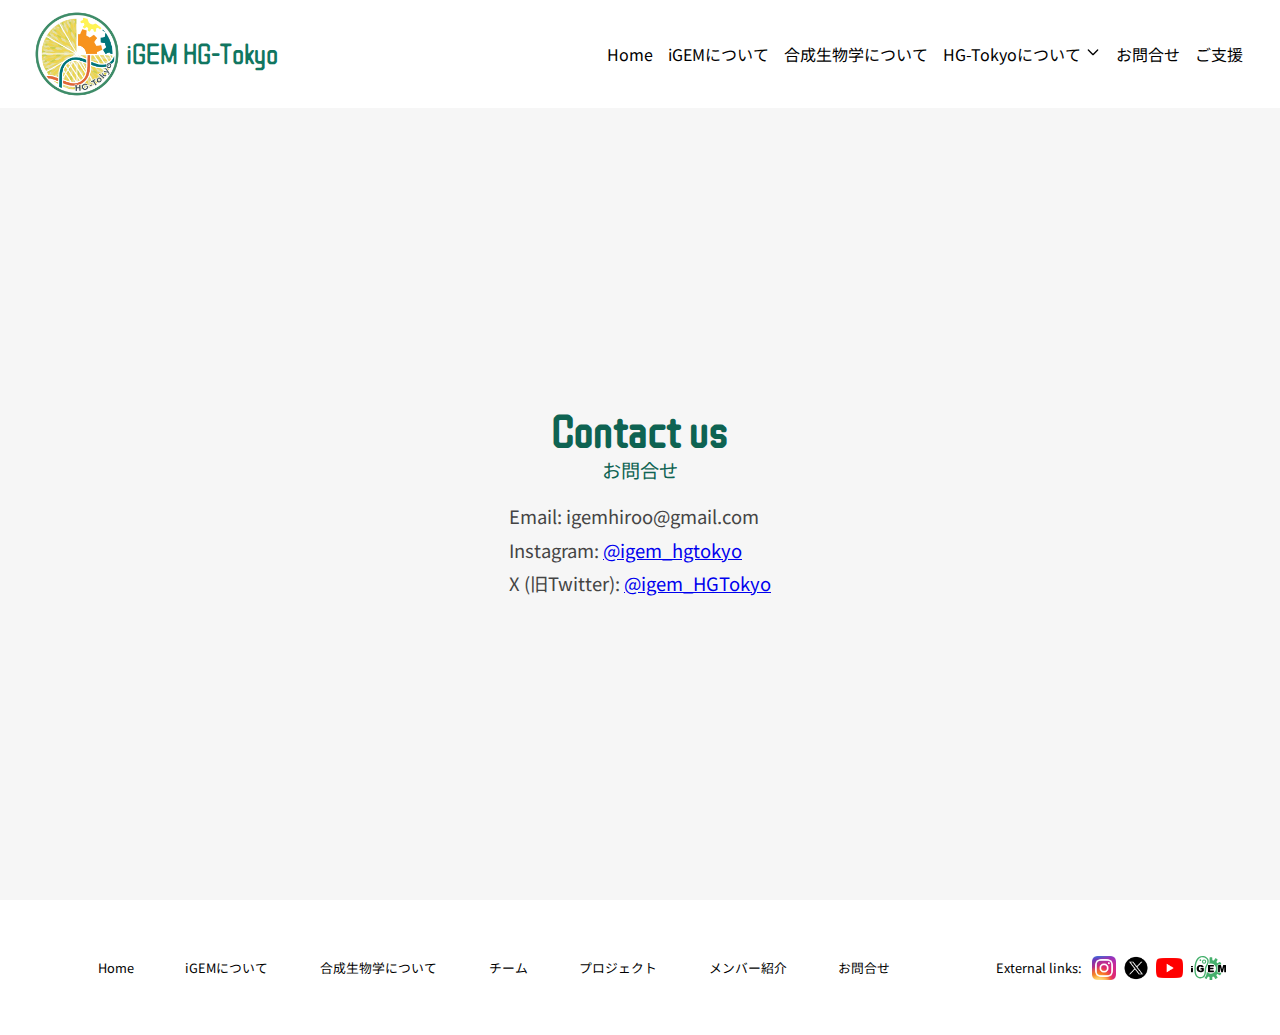
<file: contact.html>
<!DOCTYPE html>
<html lang="en">
<head>
    <meta charset="UTF-8">
    <meta http-equiv="X-UA-Compatible" content="IE=edge">
    <meta name="viewport" content="width=device-width, initial-scale=1.0">
    <title>Contact - iGEM HG-Tokyo</title>
    <link rel="stylesheet" href="./static/template.css">
    <link rel="stylesheet" href="./static/contact.css">
    <link rel="preconnect" href="https://fonts.googleapis.com">
    <link rel="preconnect" href="https://fonts.gstatic.com" crossorigin>
    <link href="https://fonts.googleapis.com/css2?family=WDXL+Lubrifont+TC&display=swap" rel="stylesheet">
    <link href="https://fonts.googleapis.com/css2?family=Inter:wght@400;600;700&family=Noto+Sans+JP:wght@400;500;700&display=swap" rel="stylesheet">
    <link href="https://fonts.googleapis.com/css2?family=Outfit:wght@100..900&family=WDXL+Lubrifont+TC&display=swap" rel="stylesheet">
    <script src="/functions/function.js"></script>
    <link rel="icon" type="image/webp" href="./static/images/HG-Tokyo_icon-01.webp">
</head>
<body>
    <div class="header">
        <div class="logo wdxl-lubrifont-tc-regular">
            <a href="/">
                <img src="./static/images/HG-Tokyo_icon-01.webp">
                <p>iGEM HG-Tokyo</p>
            </a>
        </div>
        <div class="hamburger-menu">
            <div class="bar"></div>
            <div class="bar"></div>
            <div class="bar"></div>
        </div>
        <ul class="nav">
            <li>
                <a href="/" class="nav-link">Home</a>
            </li>
            <li>
                <a href="igem.html" class="nav-link">iGEMについて</a>
            </li>
            <li>
                <a href="synthbio.html" class="nav-link">合成生物学について</a>
            </li>
            <li class="dropdown-menu">
                <a href="" class="nav-link">
                    HG-Tokyoについて
                    <svg class="dropdown-icon" fill="none" stroke="currentColor" viewBox="0 0 24 24" xmlns="http://www.w3.org/2000/svg">
                        <path stroke-linecap="round" stroke-linejoin="round" stroke-width="2" d="M19 9l-7 7-7-7"></path>
                    </svg>
                </a>
                <div class="dropdown-content">
                    <a href="team.html">チーム</a>
                    <a href="project.html">プロジェクト</a>
                </div>
            </li>
            <li>
                <a href="contact.html" class="nav-link">お問合せ</a>
            </li>
            <li>
                <a href="fundraiser.html" class="nav-link">ご支援</a>
            </li>
        </ul>
    </div>

    <div class="main">
            <div class="heading">
                <h2 class="headingen">Contact us</h2>
                <p class="headingjp">お問合せ</p>
            </div>
            <p class="content-text">
                Email: igemhiroo@gmail.com
                <br>
                Instagram: <a href="https://www.instagram.com/igem_hgtokyo/">@igem_hgtokyo</a>
                <br>
                X (旧Twitter): <a href="https://x.com/igem_hgtokyo">@igem_HGTokyo</a>
            </p>
    </div>

    <div class="footer">
        <ul id="links">
            <li><a href="/" class="links">Home</a></li>
            <li><a href="./igem.html" class="links">iGEMについて</a></li>
            <li><a href="./synthbio.html" class="links">合成生物学について</a></li>
            <li><a href="./team.html" class="links">チーム</a></li>
            <li><a href="./project.html" class="links">プロジェクト</a></li>
            <li><a href="./team.html" class="links">メンバー紹介</a></li>
            <li><a href="./contact.html" class="links">お問合せ</a></li>
        </ul>
        <div id="sns">
            <p>External links: </p>
            <a href="https://www.instagram.com/igem_hgtokyo/" class="sns" target="_blank" id="ig"><img src="./static/images/Instagram_icon.png" alt="Instagram Icon"></a>
            <a href="https://x.com/igem_hgtokyo" class="sns" target="_blank" id="x"><img src="./static/images/x_logo.png" alt="" style="margin: 0 0 0 -3px;"></a>
            <a href="https://www.youtube.com/@iGEMHG-Tokyo" class="sns" target="_blank" id="yt"><img src="./static/images/yt_icon.png" alt=""></a>
            <a href="https://teams.igem.org/5919" class="sns" target="_blank" id="igem"><img src="./static/images/igem_logo.svg" alt="igem icon"></a>
        </div>
    </div>
</body>
</html>
</file>
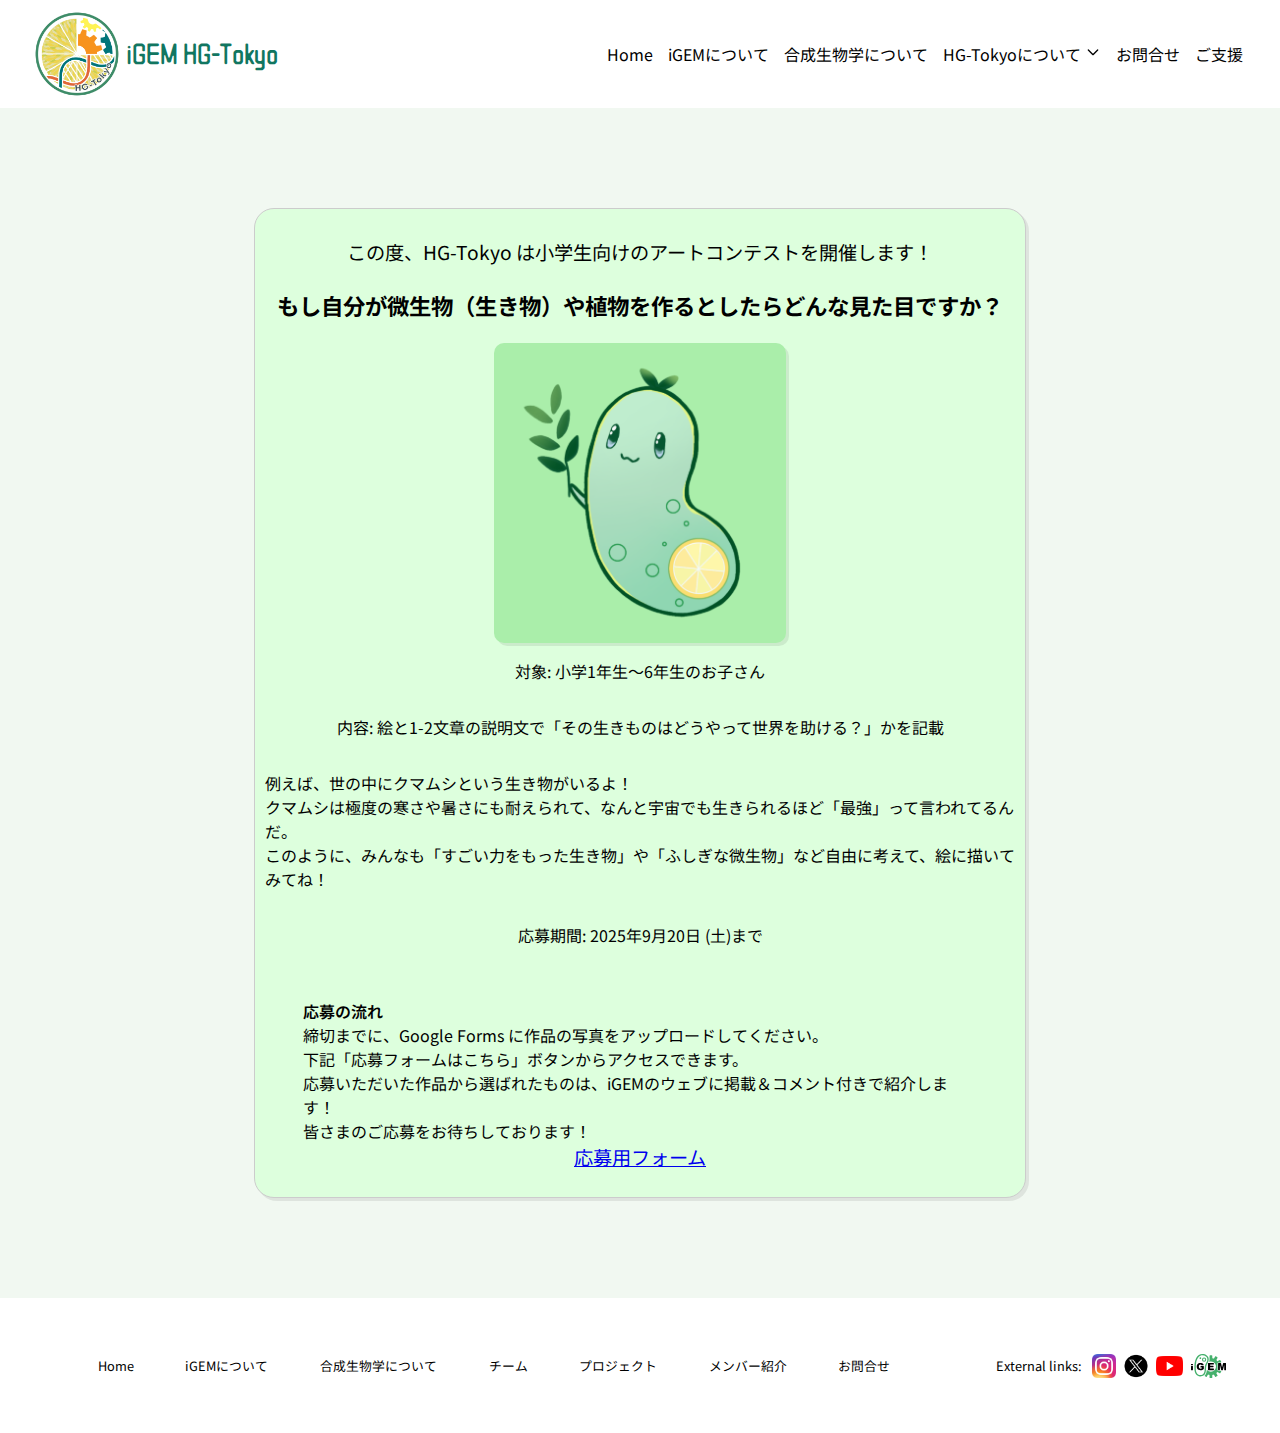
<file: contest.html>
<!DOCTYPE html>
<html lang="en">
<head>
    <meta charset="UTF-8">
    <meta http-equiv="X-UA-Compatible" content="IE=edge">
    <meta name="viewport" content="width=device-width, initial-scale=1.0">
    <title>アートコンテスト - iGEM HG-Tokyo</title>
    <link rel="stylesheet" href="./static/template.css">
    <link rel="stylesheet" href="./static/contest.css">
    <link rel="preconnect" href="https://fonts.googleapis.com">
    <link rel="preconnect" href="https://fonts.gstatic.com" crossorigin>
    <link href="https://fonts.googleapis.com/css2?family=WDXL+Lubrifont+TC&display=swap" rel="stylesheet">
    <link href="https://fonts.googleapis.com/css2?family=Inter:wght@400;600;700&family=Noto+Sans+JP:wght@400;500;700&display=swap" rel="stylesheet">
    <link href="https://fonts.googleapis.com/css2?family=Outfit:wght@100..900&family=WDXL+Lubrifont+TC&display=swap" rel="stylesheet">
    <link href="https://fonts.googleapis.com/css2?family=Zen+Maru+Gothic:wght@300;400;500;700;900&display=swap" rel="stylesheet">
    <script src="/functions/function.js"></script>
    <link rel="icon" type="image/webp" href="./static/images/HG-Tokyo_icon-01.webp">
</head>
<body>
    <div class="header">
        <div class="logo wdxl-lubrifont-tc-regular">
            <a href="/">
                <img src="./static/images/HG-Tokyo_icon-01.webp">
                <p>iGEM HG-Tokyo</p>
            </a>
        </div>
        <div class="hamburger-menu">
            <div class="bar"></div>
            <div class="bar"></div>
            <div class="bar"></div>
        </div>
        <ul class="nav">
            <li>
                <a href="/" class="nav-link">Home</a>
            </li>
            <li>
                <a href="igem.html" class="nav-link">iGEMについて</a>
            </li>
            <li>
                <a href="synthbio.html" class="nav-link">合成生物学について</a>
            </li>
            <li class="dropdown-menu">
                <a href="" class="nav-link">
                    HG-Tokyoについて
                    <svg class="dropdown-icon" fill="none" stroke="currentColor" viewBox="0 0 24 24" xmlns="http://www.w3.org/2000/svg">
                        <path stroke-linecap="round" stroke-linejoin="round" stroke-width="2" d="M19 9l-7 7-7-7"></path>
                    </svg>
                </a>
                <div class="dropdown-content">
                    <a href="team.html">チーム</a>
                    <a href="project.html">プロジェクト</a>
                </div>
            </li>
            <li>
                <a href="contact.html" class="nav-link">お問合せ</a>
            </li>
            <li>
                <a href="fundraiser.html" class="nav-link">ご支援</a>
            </li>
        </ul>
    </div>

    <div class="main">
        <div id="content">
            <p id="title">この度、HG-Tokyo は小学生向けのアートコンテストを開催します！</p>
            <p id="theme">もし自分が微生物（生き物）や植物を作るとしたらどんな見た目ですか？</p>
            <div id="box">
                <img id="pic" src="./static/images/organelle.png">
                <p class="detail">
                    対象: 小学1年生〜6年生のお子さん
                </p>
                <p class="detail">
                    内容: 絵と1-2文章の説明文で「その生きものはどうやって世界を助ける？」かを記載
                </p>
                <p class="detail" id="moredetail">
                    例えば、世の中にクマムシという生き物がいるよ！<br>
                    クマムシは極度の寒さや暑さにも耐えられて、なんと宇宙でも生きられるほど「最強」って言われてるんだ。<br>
                    このように、みんなも「すごい力をもった生き物」や「ふしぎな微生物」など自由に考えて、絵に描いてみてね！
                </p>
                <p class="detail">
                    応募期間: 2025年9月20日 (土)まで
                </p>
                <p id="explain">
                    <span style="font-weight: 600;">応募の流れ</span>
                    <br>
                    締切までに、Google Forms に作品の写真をアップロードしてください。
                    <br>
                    下記「応募フォームはこちら」ボタンからアクセスできます。
                    <br>
                    応募いただいた作品から選ばれたものは、iGEMのウェブに掲載＆コメント付きで紹介します！
                    <br>
                    皆さまのご応募をお待ちしております！
                    <br>
                    <a id="link" href="https://docs.google.com/forms/d/e/1FAIpQLSfPAAG-NwqPslGGafWyBwTpTQtdyES-W4EUa7yNm1lZtT3yVg/viewform" target="_blank">応募用フォーム</a>
                </p>
            </div>
        </div>
    </div>

    <div class="footer">
        <ul id="links">
            <li><a href="/" class="links">Home</a></li>
            <li><a href="./igem.html" class="links">iGEMについて</a></li>
            <li><a href="./synthbio.html" class="links">合成生物学について</a></li>
            <li><a href="./team.html" class="links">チーム</a></li>
            <li><a href="./project.html" class="links">プロジェクト</a></li>
            <li><a href="./team.html" class="links">メンバー紹介</a></li>
            <li><a href="./contact.html" class="links">お問合せ</a></li>
        </ul>
        <div id="sns">
            <p>External links: </p>
            <a href="https://www.instagram.com/igem_hgtokyo/" class="sns" target="_blank" id="ig"><img src="./static/images/Instagram_icon.png" alt="Instagram Icon"></a>
            <a href="https://x.com/igem_hgtokyo" class="sns" target="_blank" id="x"><img src="./static/images/x_logo.png" alt="" style="margin: 0 0 0 -3px;"></a>
            <a href="https://www.youtube.com/@iGEMHG-Tokyo" class="sns" target="_blank" id="yt"><img src="./static/images/yt_icon.png" alt=""></a>
            <a href="https://teams.igem.org/5919" class="sns" target="_blank" id="igem"><img src="./static/images/igem_logo.svg" alt="igem icon"></a>
        </div>
    </div>
</body>
</html>
</file>
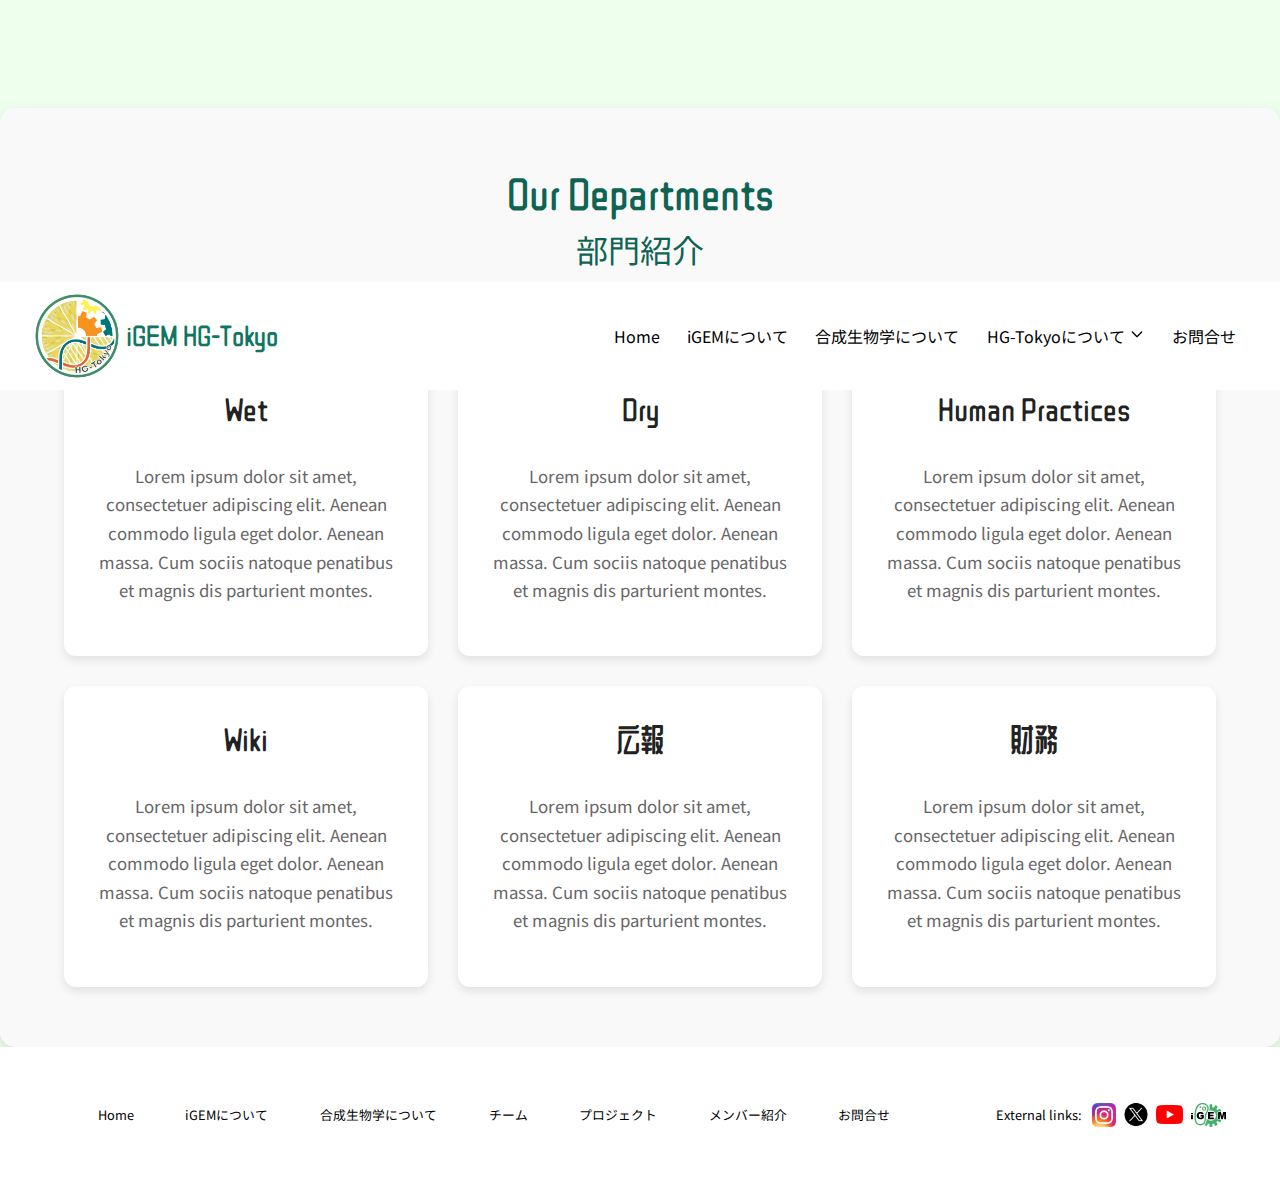
<file: departments.html>
<!DOCTYPE html>
<html lang="en">
<head>
    <meta charset="UTF-8">
    <meta http-equiv="X-UA-Compatible" content="IE=edge">
    <meta name="viewport" content="width=device-width, initial-scale=1.0">
    <title>iGEM HG-Tokyo</title>
    <link rel="stylesheet" href="./static/departments.css">
    <link rel="stylesheet" href="./static/template.css">
    <link rel="preconnect" href="https://fonts.googleapis.com">
    <link rel="preconnect" href="https://fonts.gstatic.com" crossorigin>
    <link href="https://fonts.googleapis.com/css2?family=WDXL+Lubrifont+TC&display=swap" rel="stylesheet">
    <link href="https://fonts.googleapis.com/css2?family=Inter:wght@400;600;700&family=Noto+Sans+JP:wght@400;500;700&display=swap" rel="stylesheet">
    <link href="https://fonts.googleapis.com/css2?family=Outfit:wght@100..900&family=WDXL+Lubrifont+TC&display=swap" rel="stylesheet">
    <script src="/functions/function.js"></script>
    <link rel="icon" type="image/webp" href="./static/images/HG-Tokyo_icon-01.webp">
</head>
<body>
    <div class="header">
        <div class="logo wdxl-lubrifont-tc-regular">
            <a href="/">
                <img src="./static/images/HG-Tokyo_icon-01.webp">
                <p>iGEM HG-Tokyo</p>
            </a>
        </div>
        <div class="hamburger-menu">
            <div class="bar"></div>
            <div class="bar"></div>
            <div class="bar"></div>
        </div>
        <ul class="nav">
            <li>
                <a href="/" class="nav-link">Home</a>
            </li>
            <li>
                <a href="igem.html" class="nav-link">iGEMについて</a>
            </li>
            <li>
                <a href="synthbio.html" class="nav-link">合成生物学について</a>
            </li>
            <li class="dropdown-menu">
                <a href="" class="nav-link">
                    HG-Tokyoについて
                    <svg class="dropdown-icon" fill="none" stroke="currentColor" viewBox="0 0 24 24" xmlns="http://www.w3.org/2000/svg">
                        <path stroke-linecap="round" stroke-linejoin="round" stroke-width="2" d="M19 9l-7 7-7-7"></path>
                    </svg>
                </a>
                <div class="dropdown-content">
                    <a href="team.html">チーム</a>
                    <a href="project.html">プロジェクト</a>
                </div>
            </li>
            <li>
                <a href="contact.html" class="nav-link">お問合せ</a>
            </li>
        </ul>
    </div>
    
<div class="main">
    <div class="contentblock" id="core-pillars">
        <div class="heading">Our Departments</div>
        <div class="headingjp">部門紹介</div>
        <div class="grid">
            <div class="item">
                <div class="item-title">Wet</div>
                <p class="item-text">Lorem ipsum dolor sit amet, consectetuer adipiscing elit. Aenean commodo ligula eget dolor. Aenean massa. Cum sociis natoque penatibus et magnis dis parturient montes.</p>
            </div>
            <div class="item">
                <div class="item-title">Dry</div>
                <p class="item-text">Lorem ipsum dolor sit amet, consectetuer adipiscing elit. Aenean commodo ligula eget dolor. Aenean massa. Cum sociis natoque penatibus et magnis dis parturient montes.</p>
            </div>
            <div class="item">
                <div class="item-title">Human Practices</div>
                <p class="item-text">Lorem ipsum dolor sit amet, consectetuer adipiscing elit. Aenean commodo ligula eget dolor. Aenean massa. Cum sociis natoque penatibus et magnis dis parturient montes.</p>
            </div>
            <div class="item">
                <div class="item-title">Wiki</div>
                <p class="item-text">Lorem ipsum dolor sit amet, consectetuer adipiscing elit. Aenean commodo ligula eget dolor. Aenean massa. Cum sociis natoque penatibus et magnis dis parturient montes.</p>
            </div>
            <div class="item">
                <div class="item-title">広報</div>
                <p class="item-text">Lorem ipsum dolor sit amet, consectetuer adipiscing elit. Aenean commodo ligula eget dolor. Aenean massa. Cum sociis natoque penatibus et magnis dis parturient montes.</p>
            </div>
            <div class="item">
                <div class="item-title">財務</div>
                <p class="item-text">Lorem ipsum dolor sit amet, consectetuer adipiscing elit. Aenean commodo ligula eget dolor. Aenean massa. Cum sociis natoque penatibus et magnis dis parturient montes.</p>
            </div>
        </div>
    </div>
</div>

    <div class="footer">
        <ul id="links">
            <li><a href="/" class="links">Home</a></li>
            <li><a href="igem.html" class="links">iGEMについて</a></li>
            <li><a href="synthbio.html" class="links">合成生物学について</a></li>
            <li><a href="team.html" class="links">チーム</a></li>
            <li><a href="project.html" class="links">プロジェクト</a></li>
            <li><a href="departments.html" class="links">メンバー紹介</a></li>
            <li><a href="contact.html" class="links">お問合せ</a></li>
        </ul>
        <div id="sns">
            <p>External links: </p>
            <a href="https://www.instagram.com/igem_hgtokyo/" class="sns" target="_blank" id="ig"><img src="./static/images/Instagram_icon.png" alt="Instagram Icon"></a>
            <a href="https://x.com/igem_hgtokyo" class="sns" target="_blank" id="x"><img src="./static/images/x_logo.png" alt="" style="margin: 0 0 0 -3px;"></a>
            <a href="https://www.youtube.com/@iGEMHG-Tokyo" class="sns" target="_blank" id="yt"><img src="./static/images/yt_icon.png" alt=""></a>
            <a href="https://teams.igem.org/5919" class="sns" target="_blank" id="igem"><img src="./static/images/igem_logo.svg" alt="igem icon"></a>
        </div>
    </div>
</body>
</html>
</file>
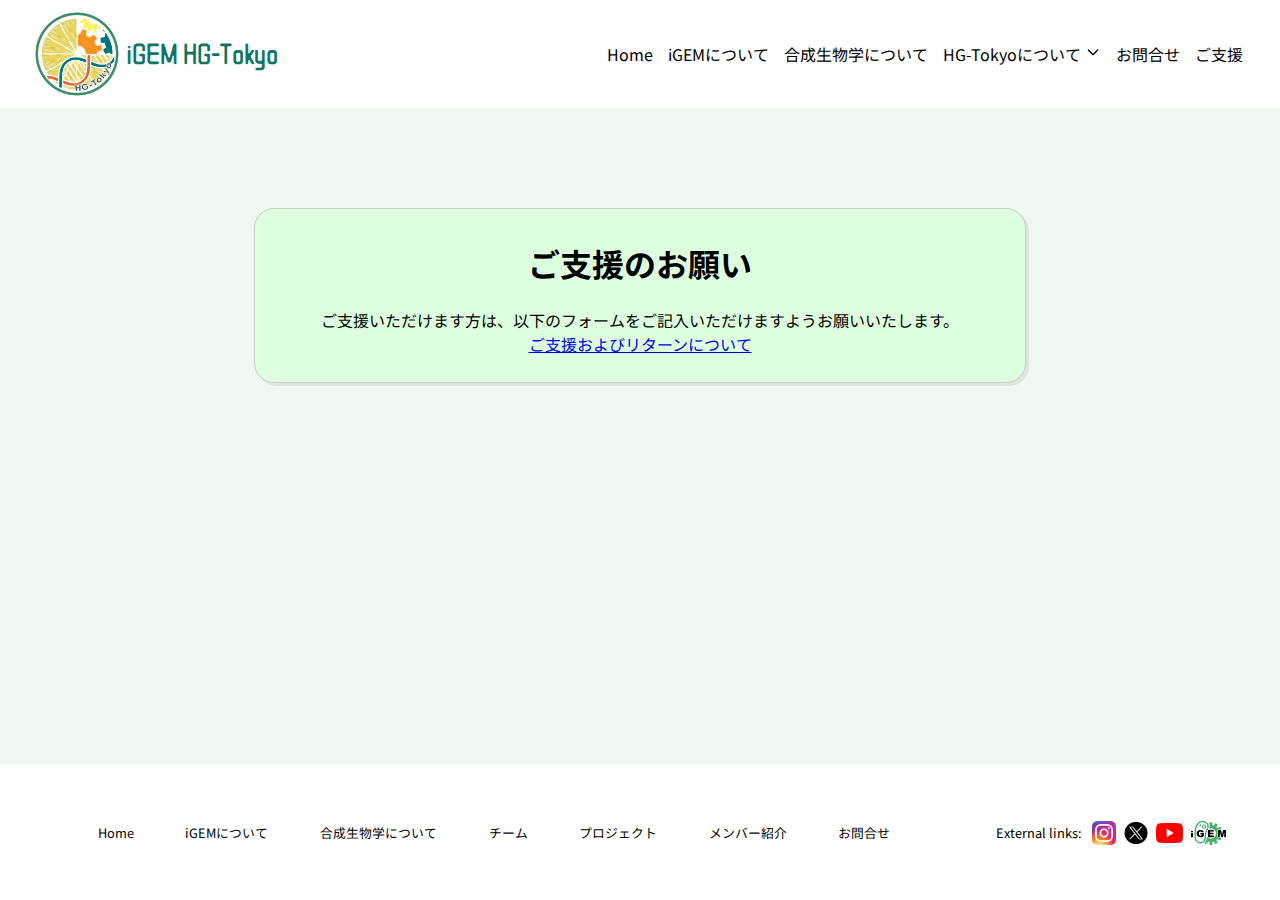
<file: fundraiser.html>
<!DOCTYPE html>
<html lang="en">
<head>
    <meta charset="UTF-8">
    <meta http-equiv="X-UA-Compatible" content="IE=edge">
    <meta name="viewport" content="width=device-width, initial-scale=1.0">
    <title>アートコンテスト - iGEM HG-Tokyo</title>
    <link rel="stylesheet" href="./static/template.css">
    <link rel="stylesheet" href="./static/fundraiser.css">
    <link rel="preconnect" href="https://fonts.googleapis.com">
    <link rel="preconnect" href="https://fonts.gstatic.com" crossorigin>
    <link href="https://fonts.googleapis.com/css2?family=WDXL+Lubrifont+TC&display=swap" rel="stylesheet">
    <link href="https://fonts.googleapis.com/css2?family=Inter:wght@400;600;700&family=Noto+Sans+JP:wght@400;500;700&display=swap" rel="stylesheet">
    <link href="https://fonts.googleapis.com/css2?family=Outfit:wght@100..900&family=WDXL+Lubrifont+TC&display=swap" rel="stylesheet">
    <script src="/functions/function.js"></script>
    <link rel="icon" type="image/webp" href="./static/images/HG-Tokyo_icon-01.webp">
</head>
<body>
    <div class="header">
        <div class="logo wdxl-lubrifont-tc-regular">
            <a href="/">
                <img src="./static/images/HG-Tokyo_icon-01.webp">
                <p>iGEM HG-Tokyo</p>
            </a>
        </div>
        <div class="hamburger-menu">
            <div class="bar"></div>
            <div class="bar"></div>
            <div class="bar"></div>
        </div>
        <ul class="nav">
            <li>
                <a href="/" class="nav-link">Home</a>
            </li>
            <li>
                <a href="igem.html" class="nav-link">iGEMについて</a>
            </li>
            <li>
                <a href="synthbio.html" class="nav-link">合成生物学について</a>
            </li>
            <li class="dropdown-menu">
                <a href="" class="nav-link">
                    HG-Tokyoについて
                    <svg class="dropdown-icon" fill="none" stroke="currentColor" viewBox="0 0 24 24" xmlns="http://www.w3.org/2000/svg">
                        <path stroke-linecap="round" stroke-linejoin="round" stroke-width="2" d="M19 9l-7 7-7-7"></path>
                    </svg>
                </a>
                <div class="dropdown-content">
                    <a href="team.html">チーム</a>
                    <a href="project.html">プロジェクト</a>
                </div>
            </li>
            <li>
                <a href="contact.html" class="nav-link">お問合せ</a>
            </li>
            <li>
                <a href="fundraiser.html" class="nav-link">ご支援</a>
            </li>
        </ul>
    </div>

    <div class="main">
        <div id="content">
            <h1>ご支援のお願い</h1>

            <p>
                ご支援いただけます方は、以下のフォームをご記入いただけますようお願いいたします。
                <br>
                <a href="https://forms.gle/dhiEgmtTSGEJ3M9h9">ご支援およびリターンについて</a>
            </p>
        </div>
    </div>

    <div class="footer">
        <ul id="links">
            <li><a href="/" class="links">Home</a></li>
            <li><a href="./igem.html" class="links">iGEMについて</a></li>
            <li><a href="./synthbio.html" class="links">合成生物学について</a></li>
            <li><a href="./team.html" class="links">チーム</a></li>
            <li><a href="./project.html" class="links">プロジェクト</a></li>
            <li><a href="./team.html" class="links">メンバー紹介</a></li>
            <li><a href="./contact.html" class="links">お問合せ</a></li>
        </ul>
        <div id="sns">
            <p>External links: </p>
            <a href="https://www.instagram.com/igem_hgtokyo/" class="sns" target="_blank" id="ig"><img src="./static/images/Instagram_icon.png" alt="Instagram Icon"></a>
            <a href="https://x.com/igem_hgtokyo" class="sns" target="_blank" id="x"><img src="./static/images/x_logo.png" alt="" style="margin: 0 0 0 -3px;"></a>
            <a href="https://www.youtube.com/@iGEMHG-Tokyo" class="sns" target="_blank" id="yt"><img src="./static/images/yt_icon.png" alt=""></a>
            <a href="https://teams.igem.org/5919" class="sns" target="_blank" id="igem"><img src="./static/images/igem_logo.svg" alt="igem icon"></a>
        </div>
    </div>
</body>
</html>
</file>
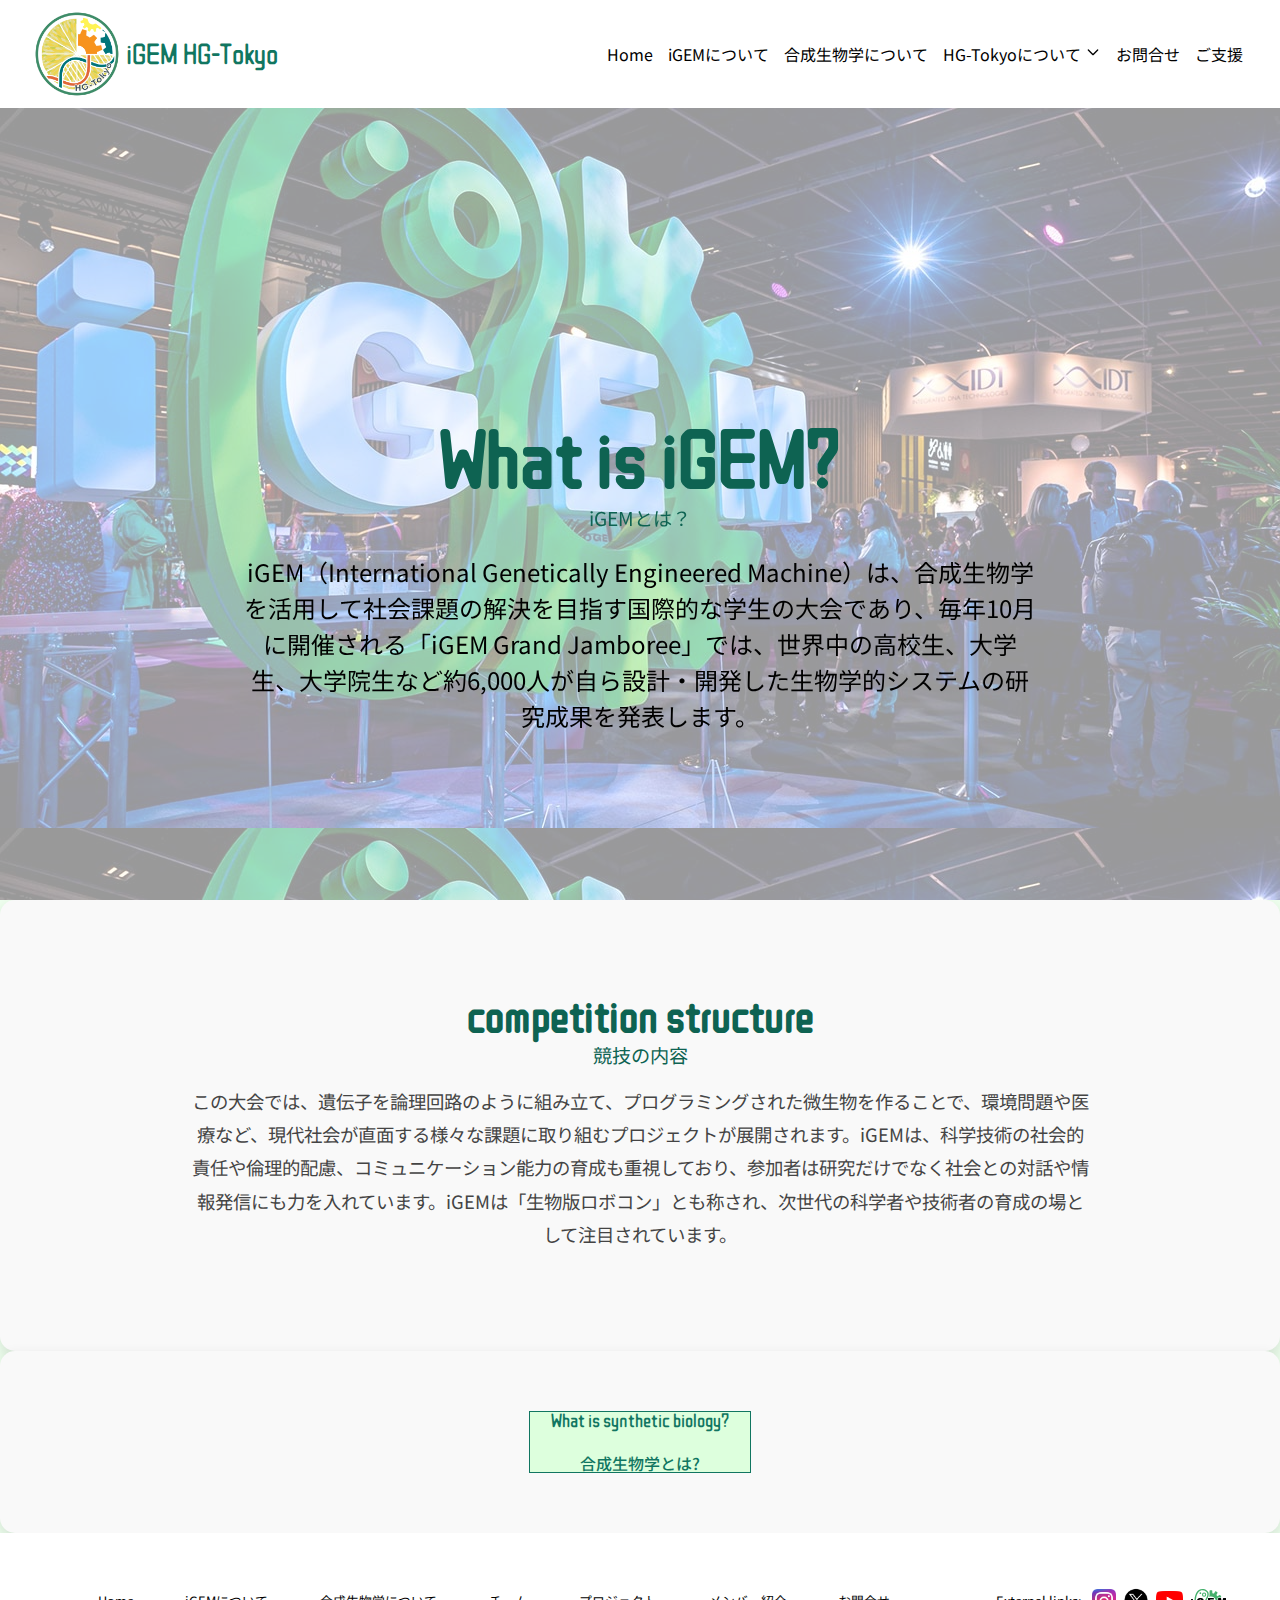
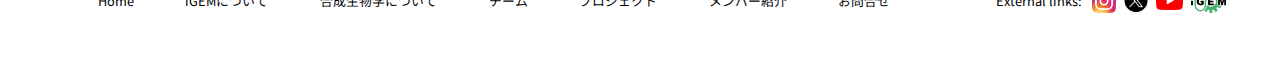
<file: igem.html>
<!DOCTYPE html>
<html lang="en">
<head>
    <meta charset="UTF-8">
    <meta http-equiv="X-UA-Compatible" content="IE=edge">
    <meta name="viewport" content="width=device-width, initial-scale=1.0">
    <title>About iGEM - iGEM HG-Tokyo</title>
    <link rel="stylesheet" href="./static/igem.css">
    <link rel="stylesheet" href="./static/template.css">
    <link rel="preconnect" href="https://fonts.googleapis.com">
    <link rel="preconnect" href="https://fonts.gstatic.com" crossorigin>
    <link href="https://fonts.googleapis.com/css2?family=WDXL+Lubrifont+TC&display=swap" rel="stylesheet">
    <link href="https://fonts.googleapis.com/css2?family=Inter:wght@400;600;700&family=Noto+Sans+JP:wght@400;500;700&display=swap" rel="stylesheet">
    <link href="https://fonts.googleapis.com/css2?family=Outfit:wght@100..900&family=WDXL+Lubrifont+TC&display=swap" rel="stylesheet">
    <script src="/functions/function.js"></script>
    <link rel="icon" type="image/webp" href="./static/images/HG-Tokyo_icon-01.webp">
</head>
<body>
    <div class="header">
        <div class="logo wdxl-lubrifont-tc-regular">
            <a href="/">
                <img src="./static/images/HG-Tokyo_icon-01.webp">
                <p>iGEM HG-Tokyo</p>
            </a>
        </div>
        <div class="hamburger-menu">
            <div class="bar"></div>
            <div class="bar"></div>
            <div class="bar"></div>
        </div>
        <ul class="nav">
            <li>
                <a href="/" class="nav-link">Home</a>
            </li>
            <li>
                <a href="igem.html" class="nav-link">iGEMについて</a>
            </li>
            <li>
                <a href="synthbio.html" class="nav-link">合成生物学について</a>
            </li>
            <li class="dropdown-menu">
                <a href="" class="nav-link">
                    HG-Tokyoについて
                    <svg class="dropdown-icon" fill="none" stroke="currentColor" viewBox="0 0 24 24" xmlns="http://www.w3.org/2000/svg">
                        <path stroke-linecap="round" stroke-linejoin="round" stroke-width="2" d="M19 9l-7 7-7-7"></path>
                    </svg>
                </a>
                <div class="dropdown-content">
                    <a href="team.html">チーム</a>
                    <a href="project.html">プロジェクト</a>
                </div>
            </li>
            <li>
                <a href="contact.html" class="nav-link">お問合せ</a>
            </li>
            <li>
                <a href="fundraiser.html" class="nav-link">ご支援</a>
            </li>
        </ul>
    </div>
    
<div class="main">
        <div class="banner">
            <div class="heading">
                <h1 class="headingen" id="banneren">What is iGEM?</h1>
                <p class="headingjp">iGEMとは？</p>
            </div>
            <p class="banner-text">iGEM（International Genetically Engineered Machine）は、合成生物学を活用して社会課題の解決を目指す国際的な学生の大会であり、毎年10月に開催される「iGEM Grand Jamboree」では、世界中の高校生、大学生、大学院生など約6,000人が自ら設計・開発した生物学的システムの研究成果を発表します。</p>
        </div>
    <div class="shade"></div>
        <div class="contentblock" id="competition-structure">
            <div class="heading">
                <h1 class="headingen">competition structure</h1>
                <p class="headingjp">競技の内容</p>
            </div>
            <p class="content-text">
                この大会では、遺伝子を論理回路のように組み立て、プログラミングされた微生物を作ることで、環境問題や医療など、現代社会が直面する様々な課題に取り組むプロジェクトが展開されます。​iGEMは、科学技術の社会的責任や倫理的配慮、コミュニケーション能力の育成も重視しており、参加者は研究だけでなく社会との対話や情報発信にも力を入れています。​iGEMは「生物版ロボコン」とも称され、次世代の科学者や技術者の育成の場として注目されています。
            </p>
        </div>

        <div class="contentblock" id="join-us">
            <a href="./synthbio.html" class="learnmore">
                <p style="font-size: larger;">What is synthetic biology?</p>
                <br>
                <p style="font-family: 'Noto Sans JP', sans-serif; font-weight: 500;">合成生物学とは?</p>
            </a>
        </div>

    </div>

    <div class="footer">
        <ul id="links">
            <li><a href="/" class="links">Home</a></li>
            <li><a href="./igem.html" class="links">iGEMについて</a></li>
            <li><a href="./synthbio.html" class="links">合成生物学について</a></li>
            <li><a href="./team.html" class="links">チーム</a></li>
            <li><a href="./project.html" class="links">プロジェクト</a></li>
            <li><a href="./team.html" class="links">メンバー紹介</a></li>
            <li><a href="./contact.html" class="links">お問合せ</a></li>
        </ul>
        <div id="sns">
            <p>External links: </p>
            <a href="https://www.instagram.com/igem_hgtokyo/" class="sns" target="_blank" id="ig"><img src="./static/images/Instagram_icon.png" alt="Instagram Icon"></a>
            <a href="https://x.com/igem_hgtokyo" class="sns" target="_blank" id="x"><img src="./static/images/x_logo.png" alt="" style="margin: 0 0 0 -3px;"></a>
            <a href="https://www.youtube.com/@iGEMHG-Tokyo" class="sns" target="_blank" id="yt"><img src="./static/images/yt_icon.png" alt=""></a>
            <a href="https://teams.igem.org/5919" class="sns" target="_blank" id="igem"><img src="./static/images/igem_logo.svg" alt="igem icon"></a>
        </div>
    </div>
</body>
</html>
</file>
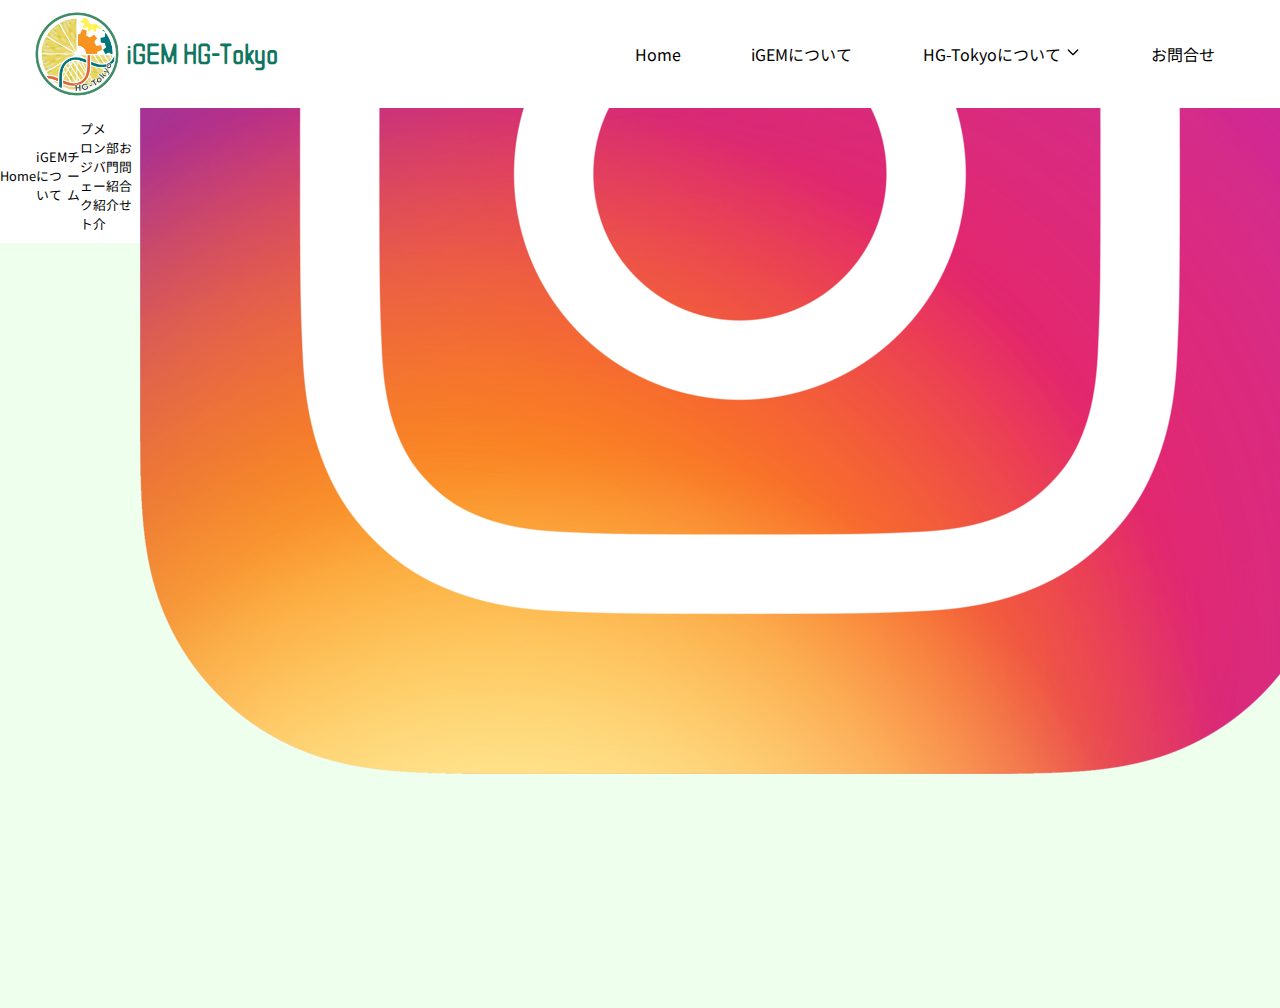
<file: members.html>
<!DOCTYPE html>
<html lang="en">
<head>
    <meta charset="UTF-8">
    <meta http-equiv="X-UA-Compatible" content="IE=edge">
    <meta name="viewport" content="width=device-width, initial-scale=1.0">
    <title>iGEM HG-Tokyo</title>
    <link rel="stylesheet" href="./static/template.css">
    <link rel="preconnect" href="https://fonts.googleapis.com">
    <link rel="preconnect" href="https://fonts.gstatic.com" crossorigin>
    <link href="https://fonts.googleapis.com/css2?family=WDXL+Lubrifont+TC&display=swap" rel="stylesheet">
    <link href="https://fonts.googleapis.com/css2?family=Inter:wght@400;600;700&family=Noto+Sans+JP:wght@400;500;700&display=swap" rel="stylesheet">
    <link href="https://fonts.googleapis.com/css2?family=Outfit:wght@100..900&family=WDXL+Lubrifont+TC&display=swap" rel="stylesheet">
</head>
<body>
    <div class="header">
        <div class="logo wdxl-lubrifont-tc-regular">
            <a href="index.html">
                <img src="./static/HG-Tokyo_icon-01.webp">
                <p>iGEM HG-Tokyo</p>
            </a>
        </div>
        <ul class="nav">
            <li>
                <a href="/" class="nav-link">Home</a>
            </li>
            <li>
                <a href="igem.html" class="nav-link">iGEMについて</a>
            </li>
            <li class="dropdown-menu">
                <a href="" class="nav-link">
                    HG-Tokyoについて
                    <svg class="dropdown-icon" fill="none" stroke="currentColor" viewBox="0 0 24 24" xmlns="http://www.w3.org/2000/svg">
                        <path stroke-linecap="round" stroke-linejoin="round" stroke-width="2" d="M19 9l-7 7-7-7"></path>
                    </svg>
                </a>
                <div class="dropdown-content">
                    <a href="team.html">チーム</a>
                    <a href="project.html">プロジェクト</a>
                    <a href="members.html">メンバー紹介</a>
                    <a href="departments.html">部門紹介</a>
                </div>
            </li>
            <li>
                <a href="contact.html" class="nav-link">お問合せ</a>
            </li>
        </ul>
    </div>
    <div class="main">

    </div>
    <div class="footer">
        <ul id="links">
            <li><a href="" class="links">Home</a></li>
            <li><a href="" class="links">iGEMについて</a></li>
            <li><a href="" class="links">チーム</a></li>
            <li><a href="" class="links">プロジェクト</a></li>
            <li><a href="" class="links">メンバー紹介</a></li>
            <li><a href="" class="links">部門紹介</a></li>
            <li><a href="" class="links">お問合せ</a></li>
        </ul>
        <div id="sns"><a href=""><img src="./static/Instagram_icon.png" alt=""></a><p>@igem_hgtokyo</p></div>
    </div>
</body>
</html>
</file>
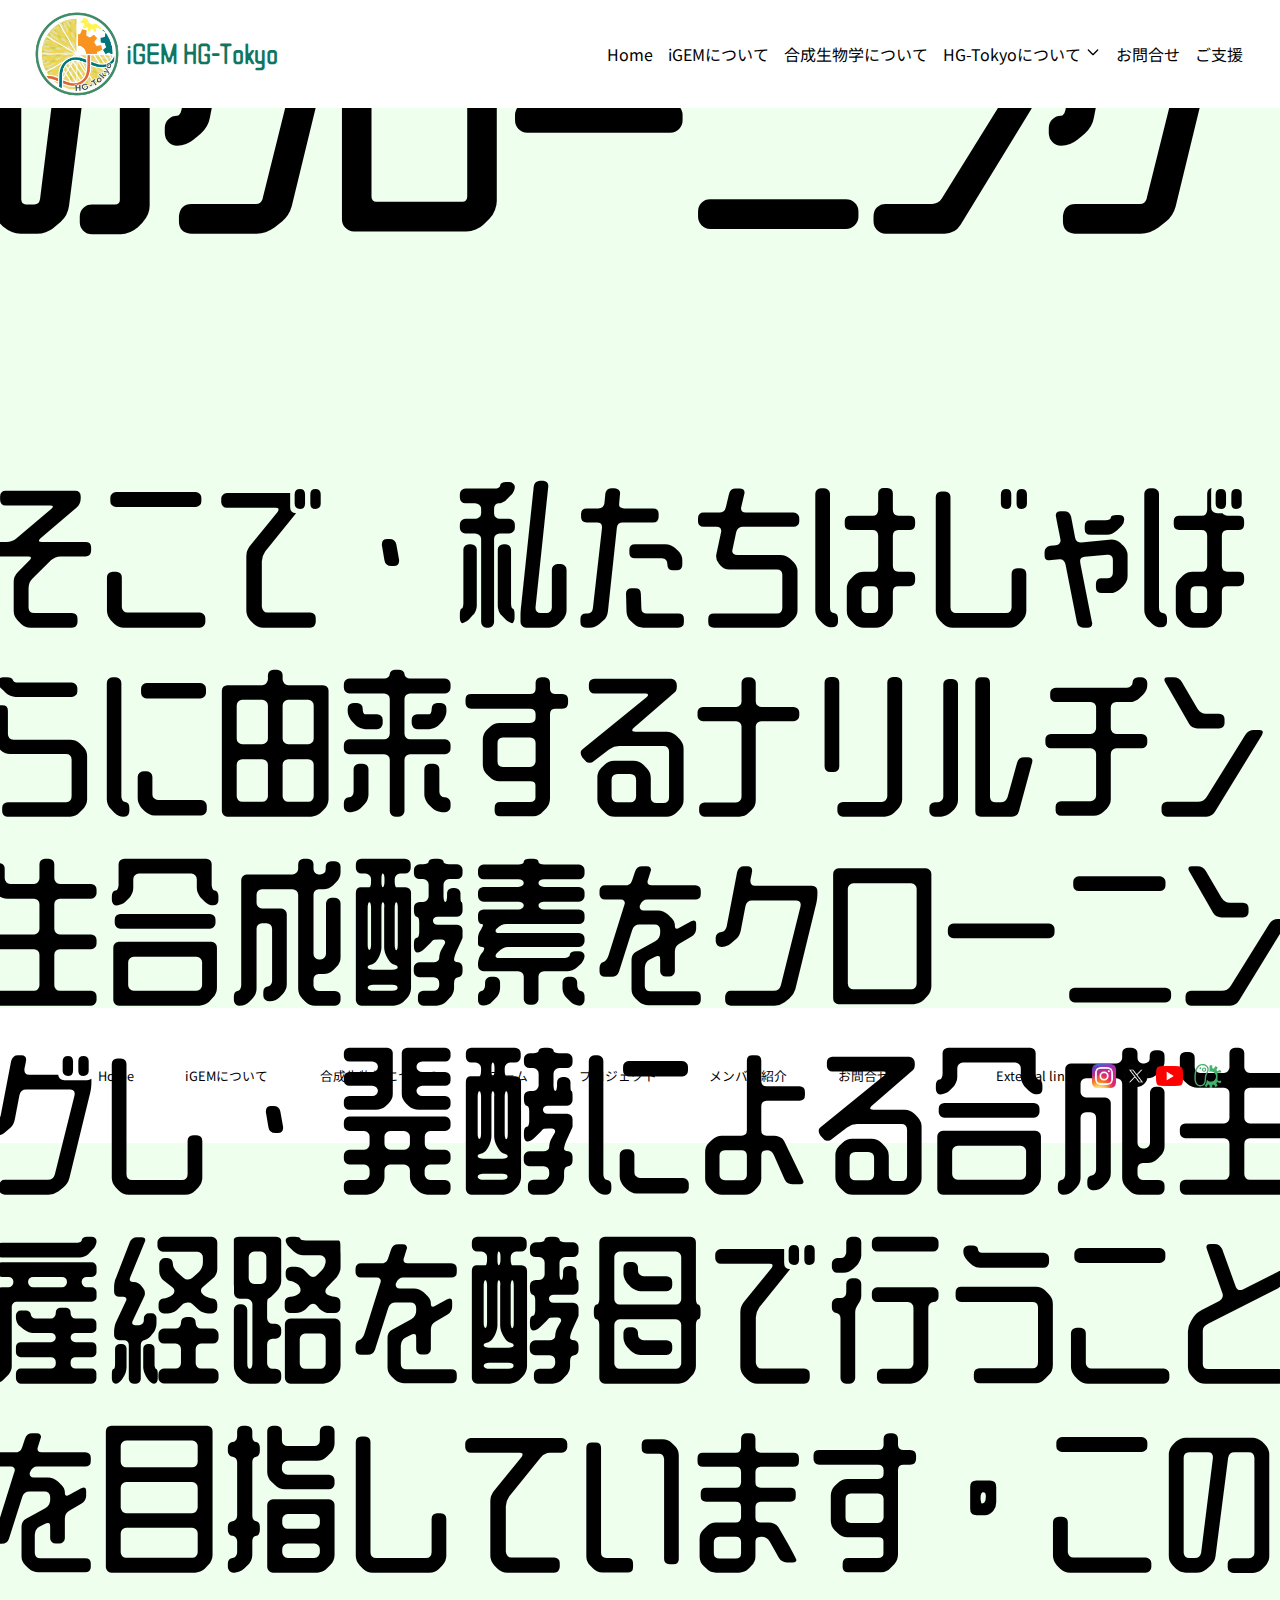
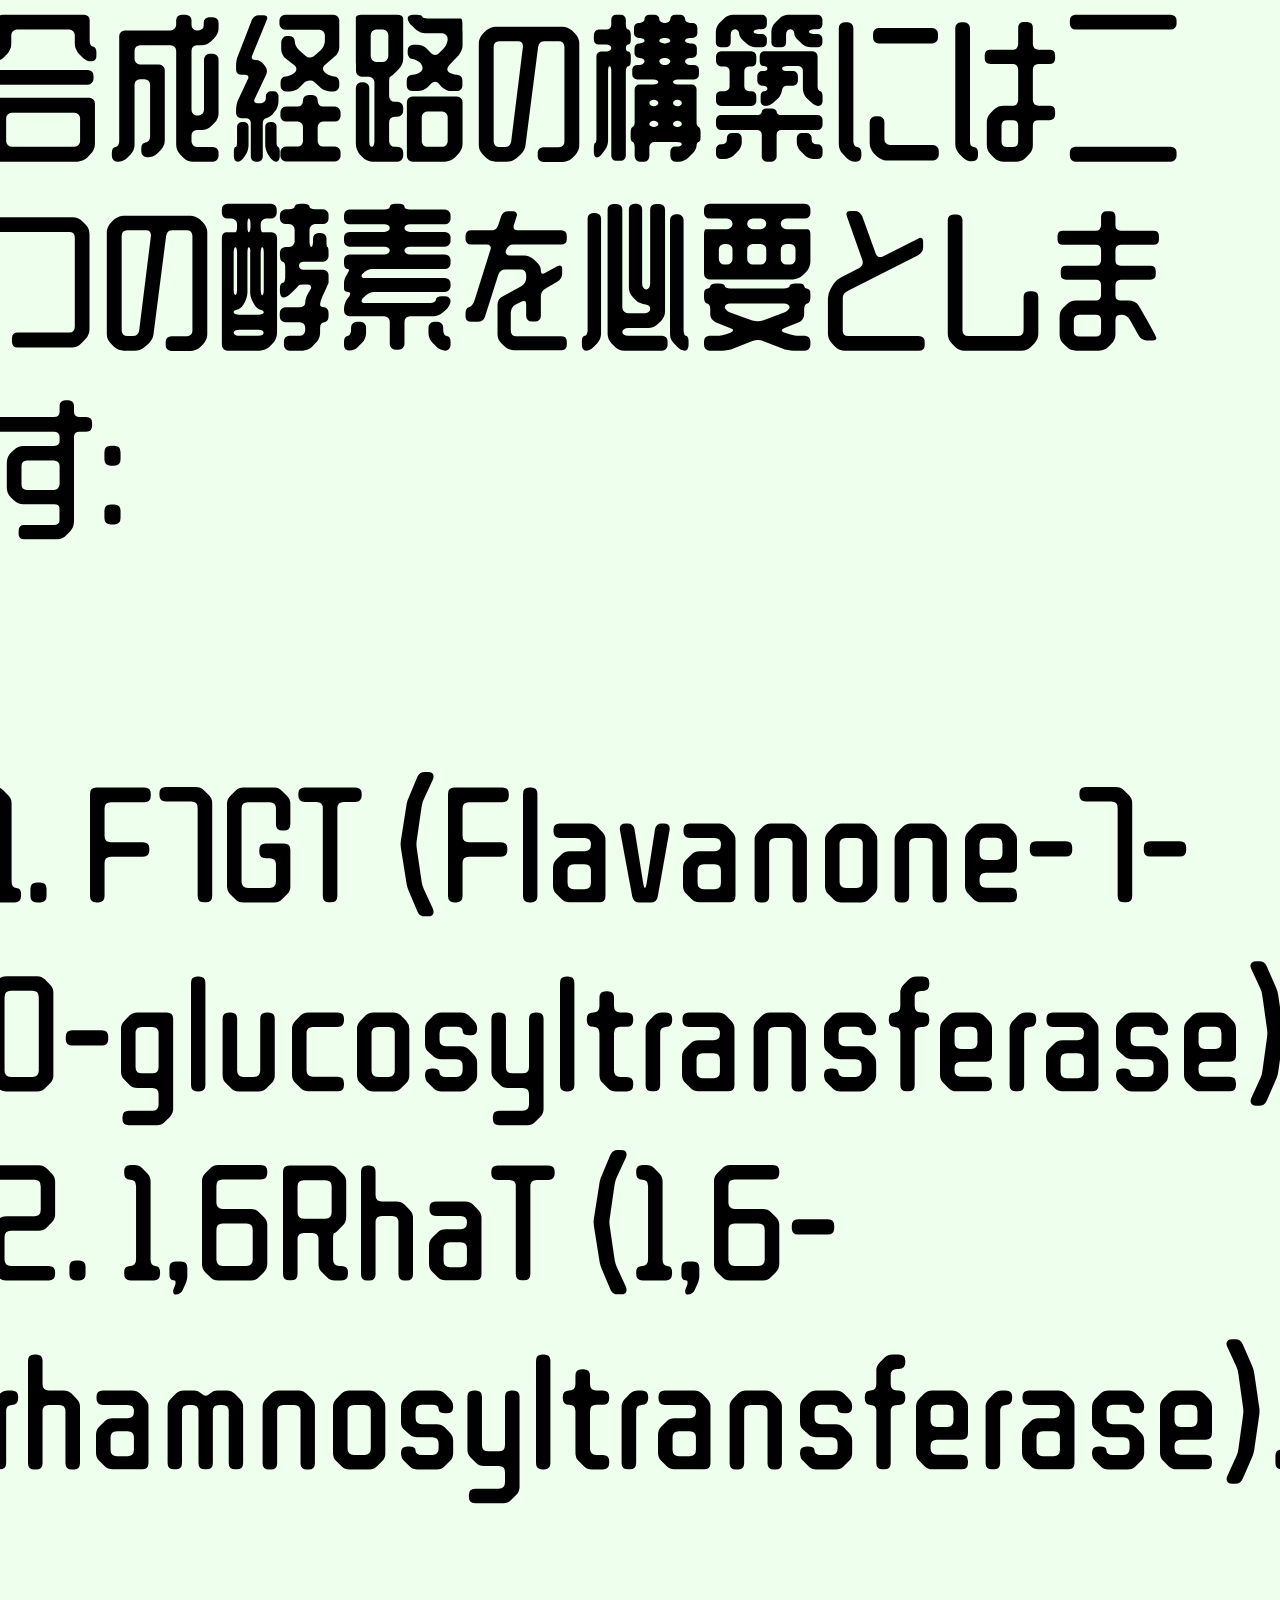
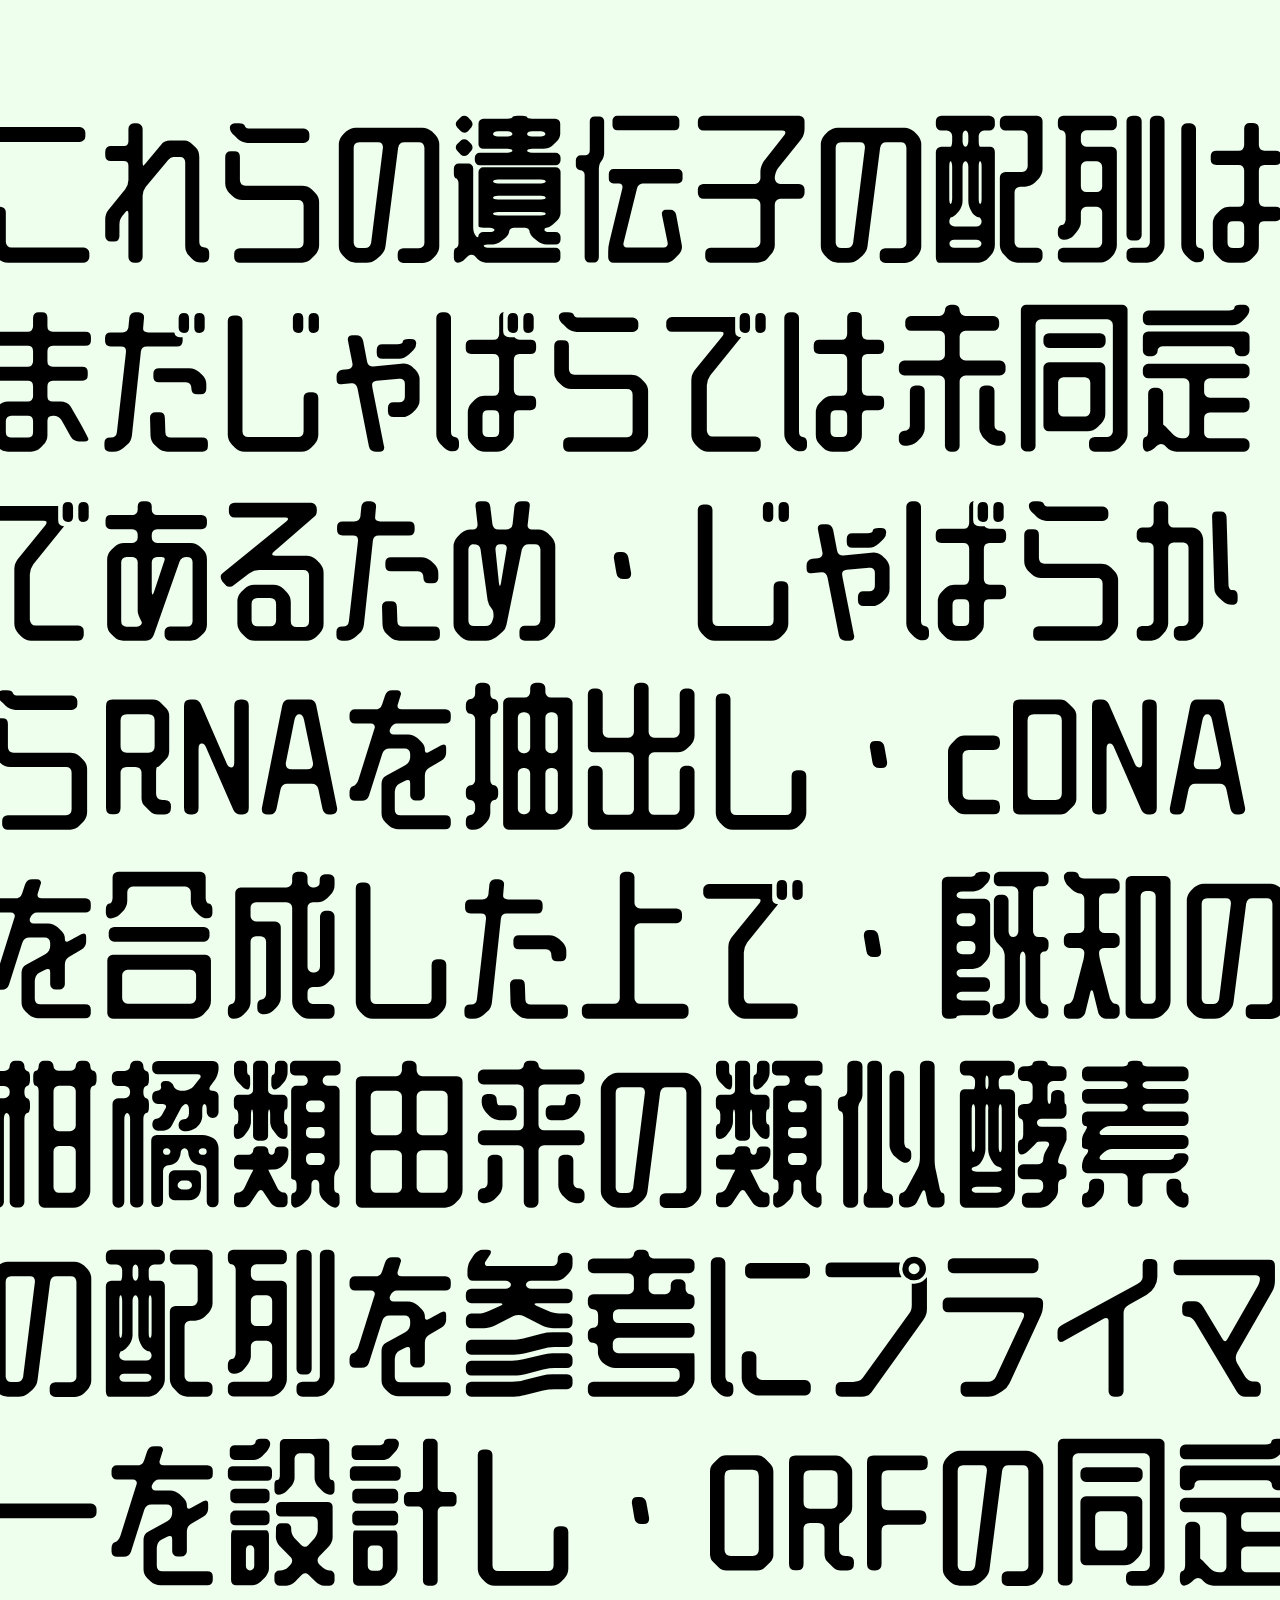
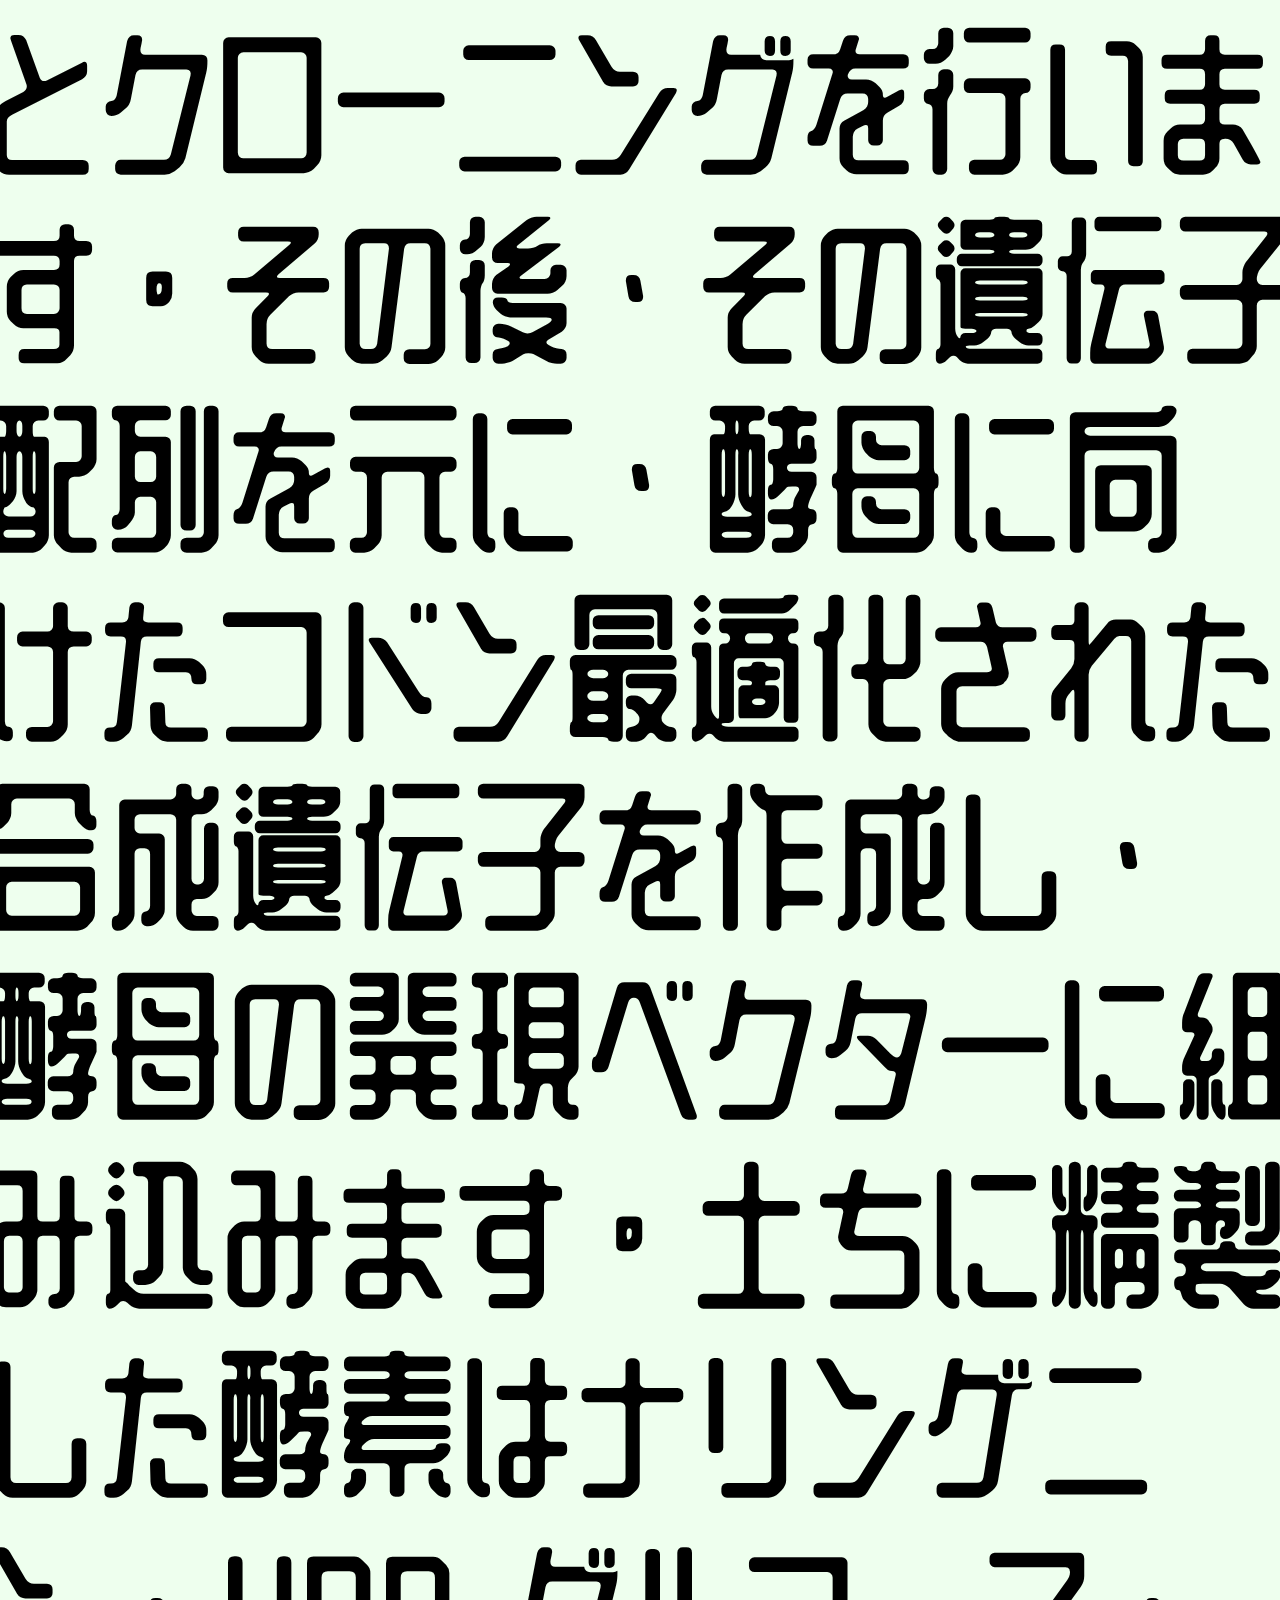
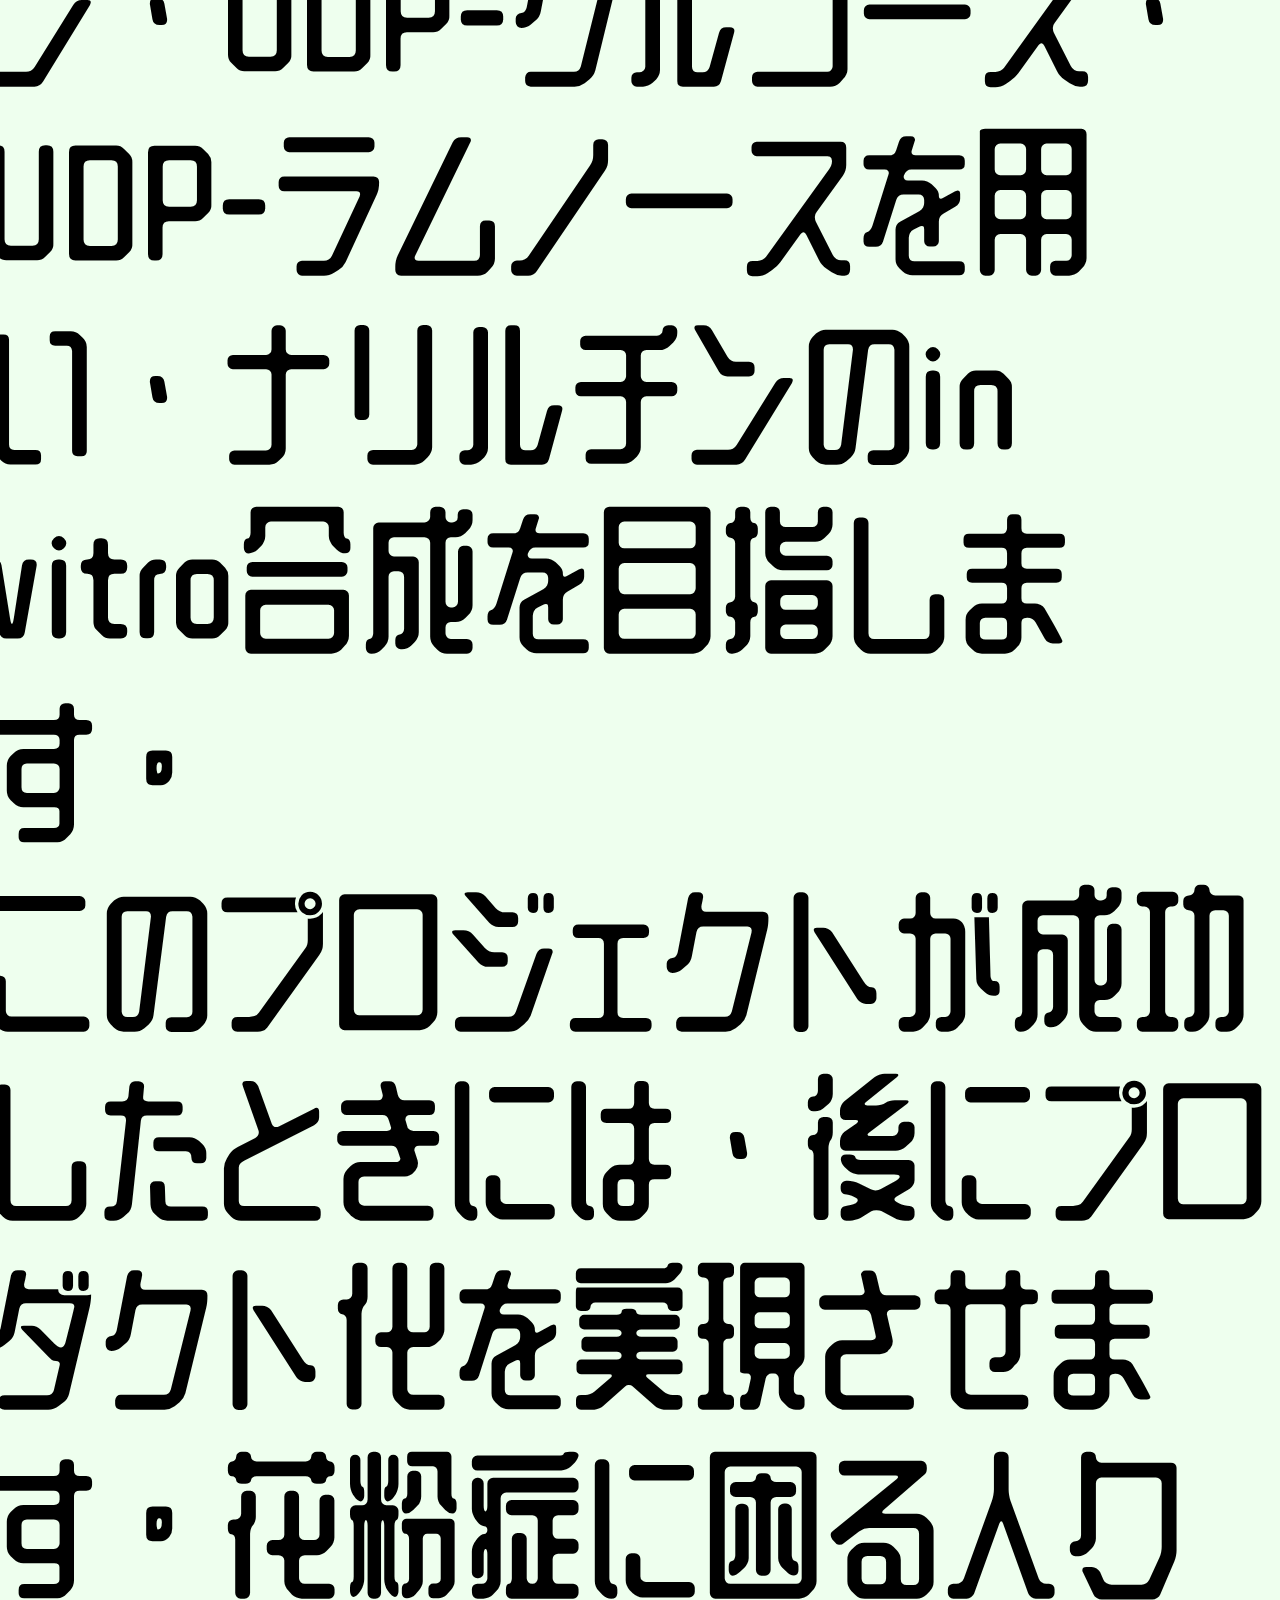
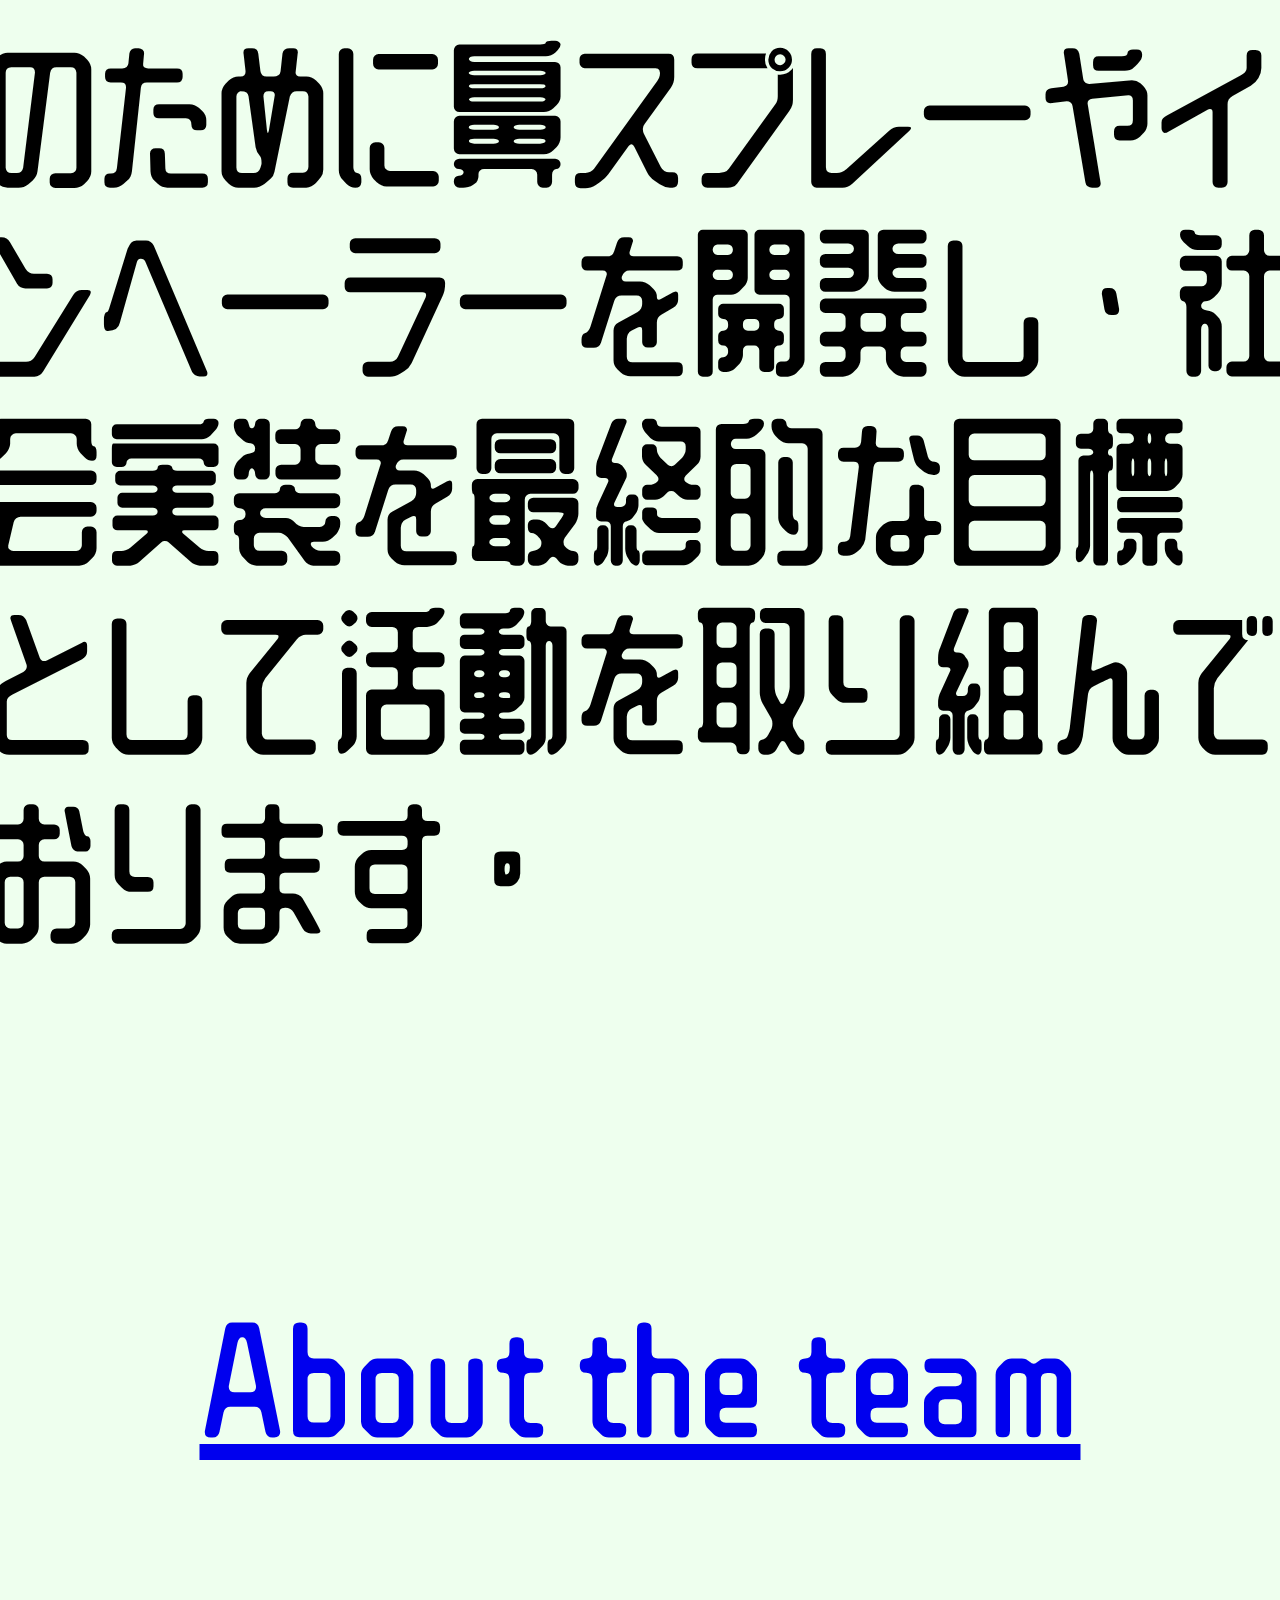
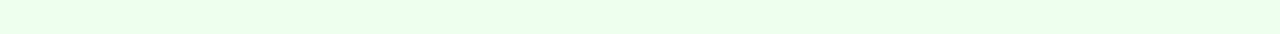
<file: project.html>
<!DOCTYPE html>
<html lang="en">
<head>
    <meta charset="UTF-8">
    <meta http-equiv="X-UA-Compatible" content="IE=edge">
    <meta name="viewport" content="width=device-width, initial-scale=1.0">
    <title>Our Project - iGEM HG-Tokyo</title>
    <link rel="preconnect" href="https://fonts.googleapis.com">
    <link rel="preconnect" href="https://fonts.gstatic.com" crossorigin>
    <link href="https://fonts.googleapis.com/css2?family=WDXL+Lubrifont+TC&display=swap" rel="stylesheet">
    <link href="https://fonts.googleapis.com/css2?family=Inter:wght@400;600;700&family=Noto+Sans+JP:wght@400;500;700&display=swap" rel="stylesheet">
    <link href="https://fonts.googleapis.com/css2?family=Outfit:wght@100..900&family=WDXL+Lubrifont+TC&display=swap" rel="stylesheet">
    <link rel="stylesheet" href="./static/template.css">
    <link rel="stylesheet" href="./static/project.css">
    <script src="./functions/function.js"></script>
    <link rel="icon" type="image/webp" href="./static/images/HG-Tokyo_icon-01.webp">
</head>
<body>
    <div class="header">
        <div class="logo wdxl-lubrifont-tc-regular">
            <a href="/">
                <img src="./static/images/HG-Tokyo_icon-01.webp">
                <p>iGEM HG-Tokyo</p>
            </a>
        </div>
        <div class="hamburger-menu">
            <div class="bar"></div>
            <div class="bar"></div>
            <div class="bar"></div>
        </div>
        <ul class="nav">
            <li>
                <a href="/" class="nav-link">Home</a>
            </li>
            <li>
                <a href="igem.html" class="nav-link">iGEMについて</a>
            </li>
            <li>
                <a href="synthbio.html" class="nav-link">合成生物学について</a>
            </li>
            <li class="dropdown-menu">
                <a href="" class="nav-link">
                    HG-Tokyoについて
                    <svg class="dropdown-icon" fill="none" stroke="currentColor" viewBox="0 0 24 24" xmlns="http://www.w3.org/2000/svg">
                        <path stroke-linecap="round" stroke-linejoin="round" stroke-width="2" d="M19 9l-7 7-7-7"></path>
                    </svg>
                </a>
                <div class="dropdown-content">
                    <a href="team.html">チーム</a>
                    <a href="project.html">プロジェクト</a>
                </div>
            </li>
            <li>
                <a href="contact.html" class="nav-link">お問合せ</a>
            </li>
            <li>
                <a href="fundraiser.html" class="nav-link">ご支援</a>
            </li>
        </ul>
    </div>

    <div class="main">
        <div class="banner">
            <h1 class="banner-title">Our Project</h1>
            <p class="headingjp">プロジェクトについて</p>
            <p class="banner-text">本プロジェクトでは、花粉症をターゲットとしたアレルギー症状の軽減に効果がある天然フラボノイド<span class="emphasize">「ナリルチン」</span>を持続可能に生産できるよう、<span class="emphasize">酵母を用いて新たな生産系を構築すること</span>を目標として掲げております。</p>
        </div>

        <div class="content flex-layout" id="the-challenge">
            <div class="content-wrapper">
                <h2 class="content-heading">課題：ナリルチンの大量生産</h2>
                <p class="content-text">
                    ナリルチンはじゃばらという和歌山県の柑橘類に多く含まれているナリンゲニンの配糖体（naringenin-7-O-rutinoside）であり、<span class="emphasize">抗アレルギー、抗酸化や脱顆粒現象の抑制</span>などの作用を持っていることから多くの慢性疾患の治療を目的とした研究に用いられています。しかし、<span class="emphasize">果皮からの天然抽出が1%未満の低収率</span>であり、<span class="emphasize">化学合成も高コスト</span>であるため、<span class="emphasize">大量生産が困難</span>とされています。
                </p>
            </div>
        </div>

        <div class="content flex-layout reverse-order" id="approach">
            <div class="content-wrapper">
                <h2 class="content-heading">解決策：ナリルチン生合成酵素のクローニング</h2>
                <p class="content-text">
                    そこで、私たちはじゃばらに由来するナリルチン生合成酵素をクローニングし、<span class="emphasize">発酵による合成生産経路を酵母で行う</span>ことを目指しています。この合成経路の構築には二つの酵素を必要とします: <br><br>1. F7GT (Flavanone-7-O-glucosyltransferase)<br> 2. 1,6RhaT (1,6-rhamnosyltransferase). <br><br> これらの遺伝子の配列はまだじゃばらでは未同定であるため、じゃばらからRNAを抽出し、cDNAを合成した上で、既知の柑橘類由来の類似酵素の配列を参考にプライマーを設計し、ORFの同定とクローニングを行います。その後、その遺伝子配列を元に、酵母に向けたコドン最適化された合成遺伝子を作成し、酵母の発現ベクターに組み込みます。土ちに精製した酵素はナリンゲニン、UDP-グルコース、UDP-ラムノースを用い、ナリルチンのin vitro合成を目指します。
<br>このプロジェクトが成功したときには、後にプロダクト化を実現させます。花粉症に困る人々のために鼻スプレーやインへーラーを開発し、社会実装を最終的な目標として活動を取り組んでおります。

                </p>
            </div>
        </div>
        
        <div class="content">
            <a href="./team.html" class="learnmore">
                <p>About the team</p>
            </a>
        </div>
    </div>

    <div class="footer">
        <ul id="links">
            <li><a href="/" class="links">Home</a></li>
            <li><a href="./igem.html" class="links">iGEMについて</a></li>
            <li><a href="./synthbio.html" class="links">合成生物学について</a></li>
            <li><a href="./team.html" class="links">チーム</a></li>
            <li><a href="./project.html" class="links">プロジェクト</a></li>
            <li><a href="./team.html" class="links">メンバー紹介</a></li>
            <li><a href="./contact.html" class="links">お問合せ</a></li>
        </ul>
        <div id="sns">
            <p>External links: </p>
            <a href="https://www.instagram.com/igem_hgtokyo/" class="sns" target="_blank" id="ig"><img src="./static/images/Instagram_icon.png" alt="Instagram Icon"></a>
            <a href="https://x.com/igem_hgtokyo" class="sns" target="_blank" id="x"><img src="./static/images/x_logo.png" alt="" style="margin: 0 0 0 -3px;"></a>
            <a href="https://www.youtube.com/@iGEMHG-Tokyo" class="sns" target="_blank" id="yt"><img src="./static/images/yt_icon.png" alt=""></a>
            <a href="https://teams.igem.org/5919" class="sns" target="_blank" id="igem"><img src="./static/images/igem_logo.svg" alt="igem icon"></a>
        </div>
    </div>
</body>
</html>
</file>
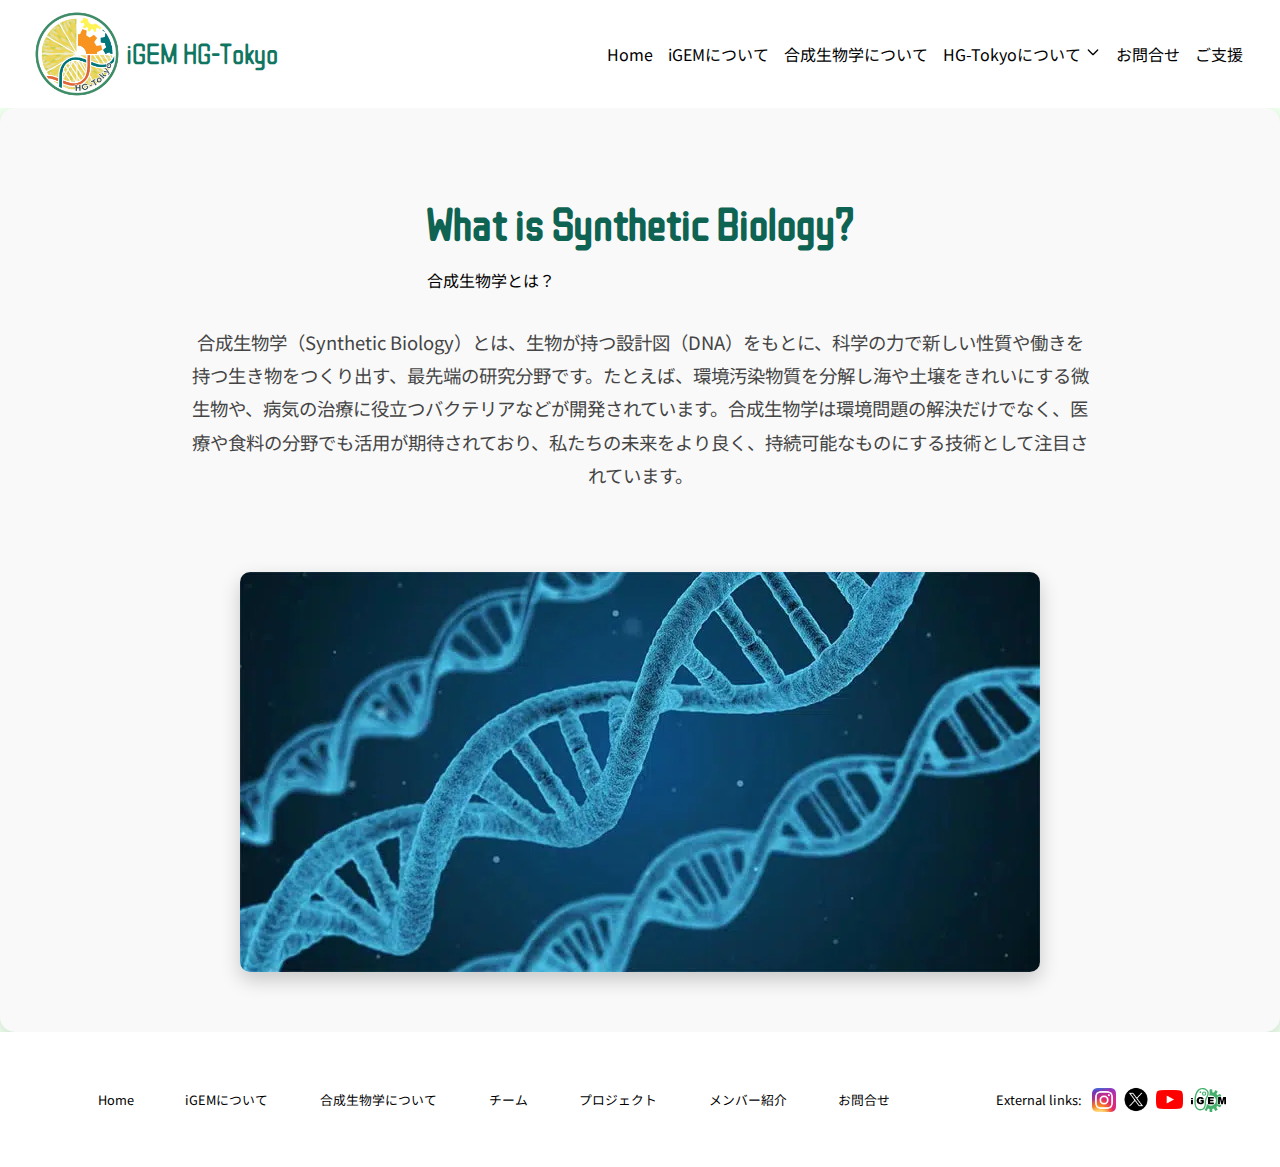
<file: synthbio.html>
<!DOCTYPE html>
<html lang="en">
<head>
    <meta charset="UTF-8">
    <meta http-equiv="X-UA-Compatible" content="IE=edge">
    <meta name="viewport" content="width=device-width, initial-scale=1.0">
    <title>About synthetic biology - iGEM HG-Tokyo</title>
    <link rel="stylesheet" href="./static/synthbio.css">
    <link rel="stylesheet" href="./static/template.css">
    <link rel="preconnect" href="https://fonts.googleapis.com">
    <link rel="preconnect" href="https://fonts.gstatic.com" crossorigin>
    <link href="https://fonts.googleapis.com/css2?family=WDXL+Lubrifont+TC&display=swap" rel="stylesheet">
    <link href="https://fonts.googleapis.com/css2?family=Inter:wght@400;600;700&family=Noto+Sans+JP:wght@400;500;700&display=swap" rel="stylesheet">
    <link href="https://fonts.googleapis.com/css2?family=Outfit:wght@100..900&family=WDXL+Lubrifont+TC&display=swap" rel="stylesheet">
    <script src="/functions/function.js"></script>
    <link rel="icon" type="image/webp" href="./static/images/HG-Tokyo_icon-01.webp">
</head>
<body>
    <div class="header">
        <div class="logo wdxl-lubrifont-tc-regular">
            <a href="/">
                <img src="./static/images/HG-Tokyo_icon-01.webp">
                <p>iGEM HG-Tokyo</p>
            </a>
        </div>
        <div class="hamburger-menu">
            <div class="bar"></div>
            <div class="bar"></div>
            <div class="bar"></div>
        </div>
        <ul class="nav">
            <li>
                <a href="/" class="nav-link">Home</a>
            </li>
            <li>
                <a href="igem.html" class="nav-link">iGEMについて</a>
            </li>
            <li>
                <a href="synthbio.html" class="nav-link">合成生物学について</a>
            </li>
            <li class="dropdown-menu">
                <a href="" class="nav-link">
                    HG-Tokyoについて
                    <svg class="dropdown-icon" fill="none" stroke="currentColor" viewBox="0 0 24 24" xmlns="http://www.w3.org/2000/svg">
                        <path stroke-linecap="round" stroke-linejoin="round" stroke-width="2" d="M19 9l-7 7-7-7"></path>
                    </svg>
                </a>
                <div class="dropdown-content">
                    <a href="team.html">チーム</a>
                    <a href="project.html">プロジェクト</a>
                </div>
            </li>
            <li>
                <a href="contact.html" class="nav-link">お問合せ</a>
            </li>
            <li>
                <a href="fundraiser.html" class="nav-link">ご支援</a>
            </li>
        </ul>
    </div>
    
    <div class="main">
        <div class="contentblock" id="overview">
            <div class="heading">
                <h1 class="headingen">What is Synthetic Biology?</h1>
                <p id="headingjp">合成生物学とは？</p>
            </div>
            <p class="content-text">
                合成生物学（Synthetic Biology）とは、生物が持つ設計図（DNA）をもとに、科学の力で新しい性質や働きを持つ生き物をつくり出す、最先端の研究分野です。たとえば、環境汚染物質を分解し海や土壌をきれいにする微生物や、病気の治療に役立つバクテリアなどが開発されています。合成生物学は環境問題の解決だけでなく、医療や食料の分野でも活用が期待されており、私たちの未来をより良く、持続可能なものにする技術として注目されています。
            </p>
            <img src="static/images/Its-in-our-DNA.jpg.webp" alt="iGEM Concept Image" class="image-full-width">
        </div>
    </div>

    <div class="footer">
        <ul id="links">
            <li><a href="/" class="links">Home</a></li>
            <li><a href="./igem.html" class="links">iGEMについて</a></li>
            <li><a href="./synthbio.html" class="links">合成生物学について</a></li>
            <li><a href="./team.html" class="links">チーム</a></li>
            <li><a href="./project.html" class="links">プロジェクト</a></li>
            <li><a href="./team.html" class="links">メンバー紹介</a></li>
            <li><a href="./contact.html" class="links">お問合せ</a></li>
        </ul>
        <div id="sns">
            <p>External links: </p>
            <a href="https://www.instagram.com/igem_hgtokyo/" class="sns" target="_blank" id="ig"><img src="./static/images/Instagram_icon.png" alt="Instagram Icon"></a>
            <a href="https://x.com/igem_hgtokyo" class="sns" target="_blank" id="x"><img src="./static/images/x_logo.png" alt="" style="margin: 0 0 0 -3px;"></a>
            <a href="https://www.youtube.com/@iGEMHG-Tokyo" class="sns" target="_blank" id="yt"><img src="./static/images/yt_icon.png" alt=""></a>
            <a href="https://teams.igem.org/5919" class="sns" target="_blank" id="igem"><img src="./static/images/igem_logo.svg" alt="igem icon"></a>
        </div>
    </div>
</body>
</html>
</file>
<file: static/template.css>
html {
    scroll-behavior: smooth !important;
    scroll-snap-type: y proximity;
}

body {
    width: 100%;
    margin: 0;
    padding-top: 12vh;
    background-color: #eeffee;
    font-family: "Noto Sans JP", sans-serif;
    min-height: 100vh;
    overflow-y: scroll;
}

.wdxl-lubrifont-tc-regular {
    font-family: "WDXL Lubrifont TC", sans-serif;
    font-weight: 400;
    font-style: normal;
}

.header {
    z-index: 1;
    height: 12vh;
    width: calc(100% - 60px);
    position: fixed;
    top: 0;
    left: 0;
    display: flex;
    justify-content: space-between;
    align-items: center;
    padding: 0 30px;
    background-color: white;
}


.logo {
    width: 250px;
    height: 12vh;
}

.logo a {
    height: 12vh;
    display: flex;
    justify-content: space-around;
    align-items: center;
    text-decoration: none;
    color: #117661;
    font-size: 1.8rem;
}

.logo img {
    height: 10vh;
}

.hamburger-menu {
    display: none;
}

.nav {
    display: flex;
    justify-content: space-around;
    align-items: center;
    width: 650px;
    list-style: none;
}

.nav > li {
    height: 12vh;
}

.nav-link {
    height: 12vh;
    text-decoration: none;
    color: black;
    display: flex;
    align-items: center;
}

.nav-link:hover {
    color: #117661;
}

.dropdown-menu {
    position: relative;
    display: inline-block;
    border-radius: 0.5rem;
}

.dropdown-content {
    display: none;
    position: absolute;
    top: 10vh;
    left: 0;
    background-color: #f9f9f9;
    min-width: 160px;
    z-index: 1;
    border-radius: 0.5rem;
    overflow: hidden;
    margin-top: 0.5rem;
}

@media (min-width: 901px) {
    .dropdown-menu:hover .dropdown-content {
        display: block;
    }
}

.dropdown-content a {
    color: black;
    padding: 12px 16px;
    text-decoration: none;
    display: block;
    border-radius: 0.5rem;
    transition: background-color 200ms;
}

.dropdown-content a:hover {
    background-color: #e0f2fe;
}

.dropdown-menu .dropdown-icon {
    display: inline-block;
    width: 1rem;
    height: 1rem;
    margin-left: 0.25rem;
    margin-top: -0.25rem;
    vertical-align: middle;
}

.main {
    width: 100%;
}

.footer {
    height: 15vh;
    background-color: white;
    scroll-snap-align: end;
    display: flex;
    justify-content: space-evenly;
    align-items: center;
}

#links {
    width: 70vw;
    height: 15vh;
    display: flex;
    justify-content: space-evenly;
    align-items: center;
    list-style: none;
    font-size: 0.8rem;
    padding: 0;
}

.links {
    text-decoration: none;
    color: black;
}

.links:hover {
    color: #117661;
}

#sns {
    display: flex;
    align-items: center;
    justify-content: space-between;
    font-size: 0.8rem;
    padding: 8px;
    border-radius: 5px;
    height: 1.5rem;
    text-decoration: none;
    color: black;
}

#sns > p {
    padding-right: 10px;
}

#ig > img {
    height: 1.5rem;
}

#x >img {
    height: 1.8rem;
    padding-left: 3px;
}

#yt > img {
    height: 1.2rem;
}

#igem > img {
    padding-left: 8px;
    height: 1.5rem;
}

.sns > img {
    padding-top: 5px;
}

@media (max-width: 900px) {
    .header {
        flex-direction: row;
        justify-content: center;
        align-items: center;
        height: auto;
        padding: 10px 20px;
        width: 100%;
        position: fixed;
        top: 0;
        left: 0;
        z-index: 1000;
        box-shadow: 0 2px 5px rgba(0,0,0,0.1);
    }

    .logo {
        height: auto;
        margin-bottom: 0;
        width: auto;
        flex-grow: 0;
        display: flex;
        align-items: center;
    }

    .logo a {
        height: auto;
        flex-direction: row;
        align-items: center;
        padding: 0;
    }

    .logo img {
        height: 5vh;
        max-height: 40px;
        margin-right: 10px;
    }

    .logo p {
        font-size: 1rem;
        display: block;
    }

    .hamburger-menu {
        display: flex;
        flex-direction: column;
        justify-content: space-around;
        width: 30px;
        height: 25px;
        cursor: pointer;
        z-index: 1001;
        position: absolute;
        right: 50px;
        top: 50%;
        transform: translateY(-50%);
    }

    .hamburger-menu .bar {
        width: 100%;
        height: 3px;
        background-color: #333;
        transition: all 0.3s ease-in-out;
    }

    .hamburger-menu.active .bar:nth-child(1) {
        transform: translateY(11px) rotate(45deg);
    }
    .hamburger-menu.active .bar:nth-child(2) {
        opacity: 0;
    }
    .hamburger-menu.active .bar:nth-child(3) {
        transform: translateY(-11px) rotate(-45deg);
    }

    .nav {
        position: fixed;
        top: 0;
        left: 0;
        width: 100%;
        height: 100%;
        background-color: rgba(255, 255, 255, 0.95);
        flex-direction: column;
        justify-content: center;
        align-items: center;
        transform: translateX(100%);
        transition: transform 0.3s ease-in-out;
        z-index: 999;
        overflow-y: auto;
        padding-top: 12vh;
    }

    .nav.nav-open {
        transform: translateX(0);
        margin: 0;
        padding: 0;
    }

    .nav > li {
        height: auto;
        margin: 15px 0;
        width: 100%;
        text-align: center;
    }

    .nav-link {
        height: auto;
        padding: 10px 20px;
        font-size: 1.5rem;
        display: block;
    }

    .dropdown-menu {
        width: 100%;
    }

    .dropdown-content {
        position: static;
        width: 100%;
        box-shadow: none;
        border-top: none;
        background-color: transparent;
        padding-top: 0;
        display: none;
    }

    .dropdown-content.dropdown-open {
        display: block;
    }
    
    .dropdown-content a {
        padding: 8px 16px;
        font-size: 1.2rem;
        background-color: #f0f0f0;
        margin-bottom: 5px;
        border-radius: 5px;
    }

    .footer {
        flex-direction: column;
        height: auto;
        padding: 20px;
    }

    #links {
        width: 90%;
        height: 200px;
        flex-direction: column;
        justify-content: space-around;
        margin-bottom: 0;
    }

    #links > li {
        flex-basis: 90px;
    }
    
    .links {
        display: block;
        text-align: center;
    }

    #sns {
        margin-top: 10px;
    }
}
</file>
<file: static/contact.css>
html {
    scroll-snap-type: none;
}
.main {
    background-color: #f6f6f6;
    height: 88vh;
    display: flex;
    justify-content: center;
    align-items: center;
    flex-direction: column;
}

.headingen {
    font-family: "WDXL Lubrifont TC", sans-serif;
    font-size: 2.8rem;
    color: #0e6352;
    margin-bottom: 0;
    text-align: center;
    line-height: 1.2;
}

.headingjp {
    font-family: "Noto Sans JP", sans-serif;
    font-size: 1.2rem;
    color: #0e6352;
    margin: 0;
    text-align: center;
    line-height: 1.2;
    padding: 0;
}

.content-text {
    max-width: 900px;
    font-size: 1.15rem;
    line-height: 1.8;
    text-align: justify;
    margin-bottom: 2.5rem;
    color: #444;
}

.footer {
    scroll-snap-type: none;
}
</file>
<file: static/contest.css>
html {
    scroll-snap-type: none;
}

body {
    min-height: auto;
}
.main {
    background-color: #f1f8f1;
    min-height: 73vh;
    display: flex;
    align-items: center;
    flex-direction: column;
}

#content {
    max-width: 750px;
    min-width: 500px;
    width: 70vw;
    margin: 100px 20px 100px 20px;
    height: min-content;
    padding: 10px;
    background-color: #DDFFDD;
    border: 0.5px #ccc solid;
    border-radius: 20px;
    box-shadow: rgba(0,0,0,0.08) 3px 3px;
}

#title {
    font-size: 1.2rem;
    text-align: center;
}

#box {
    width: 100%;
    display: flex;
    flex-direction: column;
    justify-content: center;
    align-items: center;
}

#pic {
    border-radius: 10px;
    height: 300px;
    background-color: #aea;
    box-shadow: rgba(0,0,0,0.08) 3px 3px;
}

#theme {
    font-size: 1.4rem;
    font-weight: bold;
    text-align: center;
}

#explain {
    padding-top: 20px;
}

#detail, #explain {
    width: 90%;
}

#link {
    display: block;
    width: 100%;
    text-align: center;
    font-size: 1.2rem;
}

.footer {
    scroll-snap-type: none;
}
</file>
<file: static/departments.css>
.contentblock {
    display: flex;
    flex-direction: column;
    align-items: center;
    padding: 60px 5%;
    background-color: #f9f9f9;
    border-radius: 15px;
    box-shadow: 0 6px 15px rgba(0,0,0,0.12);
    transition: background-color 0.3s ease;
}

.heading {
    font-family: "WDXL Lubrifont TC", sans-serif;
    font-size: 2.8rem;
    color: #0e6352;
    margin-bottom: 0.5rem;
    text-align: center;
    line-height: 1.2;
}

.headingjp {
    font-family: "Noto Sans JP", sans-serif;
    font-size: 2rem;
    color: #0e6352;
    margin-bottom: 2.5rem;
    text-align: center;
    line-height: 1.2;
}

.grid {
    display: grid;
    grid-template-columns: repeat(auto-fit, minmax(280px, 1fr));
    gap: 30px; /* Slightly reduced gap */
    width: 100%;
    max-width: 1200px;
    margin-top: 3rem;
}

.item {
    background-color: white;
    padding: 35px; /* Increased padding */
    border-radius: 12px; /* More rounded corners */
    box-shadow: 0 4px 10px rgba(0,0,0,0.1); /* Refined shadow */
    text-align: center;
    display: flex;
    flex-direction: column;
    align-items: center;
    justify-content: flex-start;
    transition: transform 0.2s ease-in-out, box-shadow 0.2s ease-in-out; /* Add hover effect */
}

.item:hover {
    transform: translateY(-5px); /* Lift effect on hover */
    box-shadow: 0 8px 20px rgba(0,0,0,0.15); /* Enhanced shadow on hover */
}

.item-title {
    font-family: "WDXL Lubrifont TC", sans-serif;
    font-size: 2rem; /* Slightly larger title */
    margin-bottom: 1rem;
    color: #222; /* Darker title color */
}

.item-text {
    font-size: 1.05rem; /* Slightly larger text */
    line-height: 1.7;
    color: #666; /* Softer text color */
}
</file>
<file: static/fundraiser.css>
html {
    scroll-snap-type: none;
}

body {
    min-height: auto;
}
.main {
    background-color: #f1f8f1;
    min-height: 73vh;
    display: flex;
    align-items: center;
    flex-direction: column;
}

#content {
    max-width: 750px;
    min-width: 500px;
    width: 70vw;
    margin: 100px 20px 100px 20px;
    height: min-content;
    padding: 10px;
    background-color: #DDFFDD;
    border: 0.5px #ccc solid;
    border-radius: 20px;
    box-shadow: rgba(0,0,0,0.08) 3px 3px;
}

#content h1, p {
    text-align: center;
}

#title {
    font-size: 1.2rem;
    text-align: center;
}

#box {
    width: 100%;
    display: flex;
    flex-direction: column;
    justify-content: center;
    align-items: center;
}

#pic {
    border-radius: 10px;
    height: 300px;
    background-color: #aea;
    box-shadow: rgba(0,0,0,0.08) 3px 3px;
}

#theme {
    font-size: 1.4rem;
    font-weight: bold;
    text-align: center;
}

#explain {
    padding-top: 20px;
}

#detail, #explain {
    width: 90%;
}

#link {
    display: block;
    width: 100%;
    text-align: center;
    font-size: 1.2rem;
}

.footer {
    scroll-snap-type: none;
}
</file>
<file: static/igem.css>
.banner {
    height: 88vh;
    width: 100vw;
    display:flex;
    flex-direction: column;
    justify-content: center;
    align-items: center;
    background-image: url("./images/iGEM-Logo.jpg");
    padding-top: 12vh;
    box-sizing: border-box;
    z-index: 0;
}

.shade {
    z-index: 1;
    height: 88vh;
    width: 100vw;
    position: absolute;
    top: 12vh;
    left: 0;
    background-color: rgba(255, 255, 255, 0.6);
}

.heading {
    z-index: 1000;
}

.banner-title {
    font-size: 4rem;
    margin-bottom: 1rem;
    color: #117661;
    font-family: "WDXL Lubrifont TC", sans-serif;
}

.banner-title > span {
    font-family: "Noto Sans JP", sans-serif;
    font-weight: 500;
    font-size: 3.5rem;
}

.banner-text {
    z-index: 1000;
    font-size: 1.5rem;
    text-align: center;
    max-width: 800px;
    padding: 0 20px;
    line-height: 1.5;
}

.main {
    background-color: #eeffee;
}

.contentblock {
    display: flex;
    flex-direction: column;
    align-items: center;
    padding: 60px 5%;
    background-color: #f9f9f9;
    border-radius: 15px;
    box-shadow: 0 6px 15px rgba(0,0,0,0.12);
    transition: background-color 0.3s ease;
}

.headingen {
    font-family: "WDXL Lubrifont TC", sans-serif;
    font-size: 2.8rem;
    color: #0e6352;
    margin-bottom: 0;
    text-align: center;
    line-height: 1.2;
}

.headingjp {
    font-family: "Noto Sans JP", sans-serif;
    font-size: 1.2rem;
    color: #0e6352;
    margin: 0;
    text-align: center;
    line-height: 1.2;
    padding: 0;
}

#banneren {
    font-size: 5rem;
}

.content-text {
    max-width: 900px;
    font-size: 1.15rem;
    line-height: 1.8;
    text-align: center;
    margin-bottom: 2.5rem;
    color: #444;
}

.image-full-width {
    width: 100%;
    max-width: 1000px; /* Limit max width for large screens */
    height: auto;
    border-radius: 10px; /* Consistent rounded corners */
    margin-top: 2.5rem; /* More space above image */
    box-shadow: 0 8px 20px rgba(0,0,0,0.2); /* Stronger shadow for images */
}

.section {
    background-color: #EEFFEE;
    padding: 70px 30px; /* Increased padding */
    text-align: center;
    border-radius: 15px; /* Consistent rounded corners */
    box-shadow: 0 8px 20px rgba(0,0,0,0.15); /* Stronger shadow */
}

.section p {
    font-size: 1.4rem; /* Larger text */
    margin-bottom: 40px; /* More space below text */
    color: #222; /* Darker text color */
    font-weight: 600; /* Slightly bolder text */
}

.learnmore {
    width: 220px;
    height: 60px;
    border: 1px solid #117661;
    display: flex;
    flex-direction: column;
    justify-content: center;
    align-items: center;
    background-color: #DDFFDD;
    font-family: "WDXL Lubrifont TC", sans-serif;
    font-weight: 400;
    text-decoration: none;
    color: #117661;
}

@keyframes fill-in {
    from {
        background-color: #DDFFDD;
    }
    to {
        background-color: #117661;
        color: white;
    }
}

.learnmore:hover {
    animation-duration: 300ms;
    animation-name: fill-in;
    background-color: #117661;
    color: white;
}

.learnmore p {
    text-align: center;
    margin: 0;
    padding: 0;
}

@media (max-width: 768px) {
    .banner-title {
        font-size: 3rem;
    }
    .banner-text {
        font-size: 1.2rem;
    }
    .main {
        padding: 10px; /* Reduce main padding on small screens */
    }
    .contentblock {
        padding: 40px 3%;
        margin-bottom: 30px;
    }
    .heading {
        font-size: 2.2rem;
        margin-bottom: 1.5rem;
    }
    .content-text {
        font-size: 1rem;
        margin-bottom: 1.5rem;
    }
    .image-full-width {
        margin-top: 1.5rem;
    }

    .grid {
        grid-template-columns: 1fr; /* Stack features on small screens */
        gap: 25px;
        padding: 0; /* Remove padding for grid on small screens */
    }
    .item {
        padding: 25px;
    }
    .item-title {
        font-size: 1.6rem;
    }
    .section {
        padding: 50px 20px;
        margin-top: 40px;
    }
    .section p {
        font-size: 1.2rem;
        margin-bottom: 30px;
    }
}
</file>
<file: static/project.css>
.main {
    height: 100vh;
    scroll-snap-align: end;
    scroll-margin-top: 12vh;
    display: flex;
    flex-direction: column;
    justify-content: center;
    align-items: center;
    font-size: 10rem;
    font-family: "WDXL Lubrifont TC", sans-serif;
    font-weight: 400;
    font-style: normal;
}

.main > p {
    font-family: "WDXL Lubrifont TC", sans-serif;
    font-weight: 400;
    font-style: normal;
    font-size: 3rem;
    margin: 0;
    padding: 0;
}
</file>
<file: static/synthbio.css>
.main {
    background-color: #eeffee;
    scroll-snap-align: start;
    scroll-margin-top: 12vh;
}

.contentblock {
    display: flex;
    flex-direction: column;
    align-items: center;
    padding: 60px 5%;
    background-color: #f9f9f9;
    border-radius: 15px;
    box-shadow: 0 6px 15px rgba(0,0,0,0.12);
    transition: background-color 0.3s ease;
}

.headingen {
    font-family: "WDXL Lubrifont TC", sans-serif;
    font-size: 2.8rem;
    color: #0e6352;
    margin-bottom: 0;
    text-align: center;
    line-height: 1.2;
}

.headingjp {
    font-family: "Noto Sans JP", sans-serif;
    font-size: 1.2rem;
    color: #0e6352;
    margin: 0;
    text-align: center;
    line-height: 1.2;
    padding: 0;
}

.content-text {
    max-width: 900px;
    font-size: 1.15rem;
    line-height: 1.8;
    text-align: center;
    margin-bottom: 2.5rem;
    color: #444;
}

.image-full-width {
    width: 100%;
    max-width: 800px;
    height: auto;
    border-radius: 10px;
    margin-top: 2.5rem;
    box-shadow: 0 8px 20px rgba(0,0,0,0.2);
}

@media (max-width: 768px) {
    .main {
        padding: 10px;
    }
    .contentblock {
        padding: 40px 3%;
        margin-bottom: 30px;
    }
    .heading {
        font-size: 2.2rem;
        margin-bottom: 1.5rem;
    }
    .content-text {
        font-size: 1rem;
        margin-bottom: 1.5rem;
    }
}
</file>
